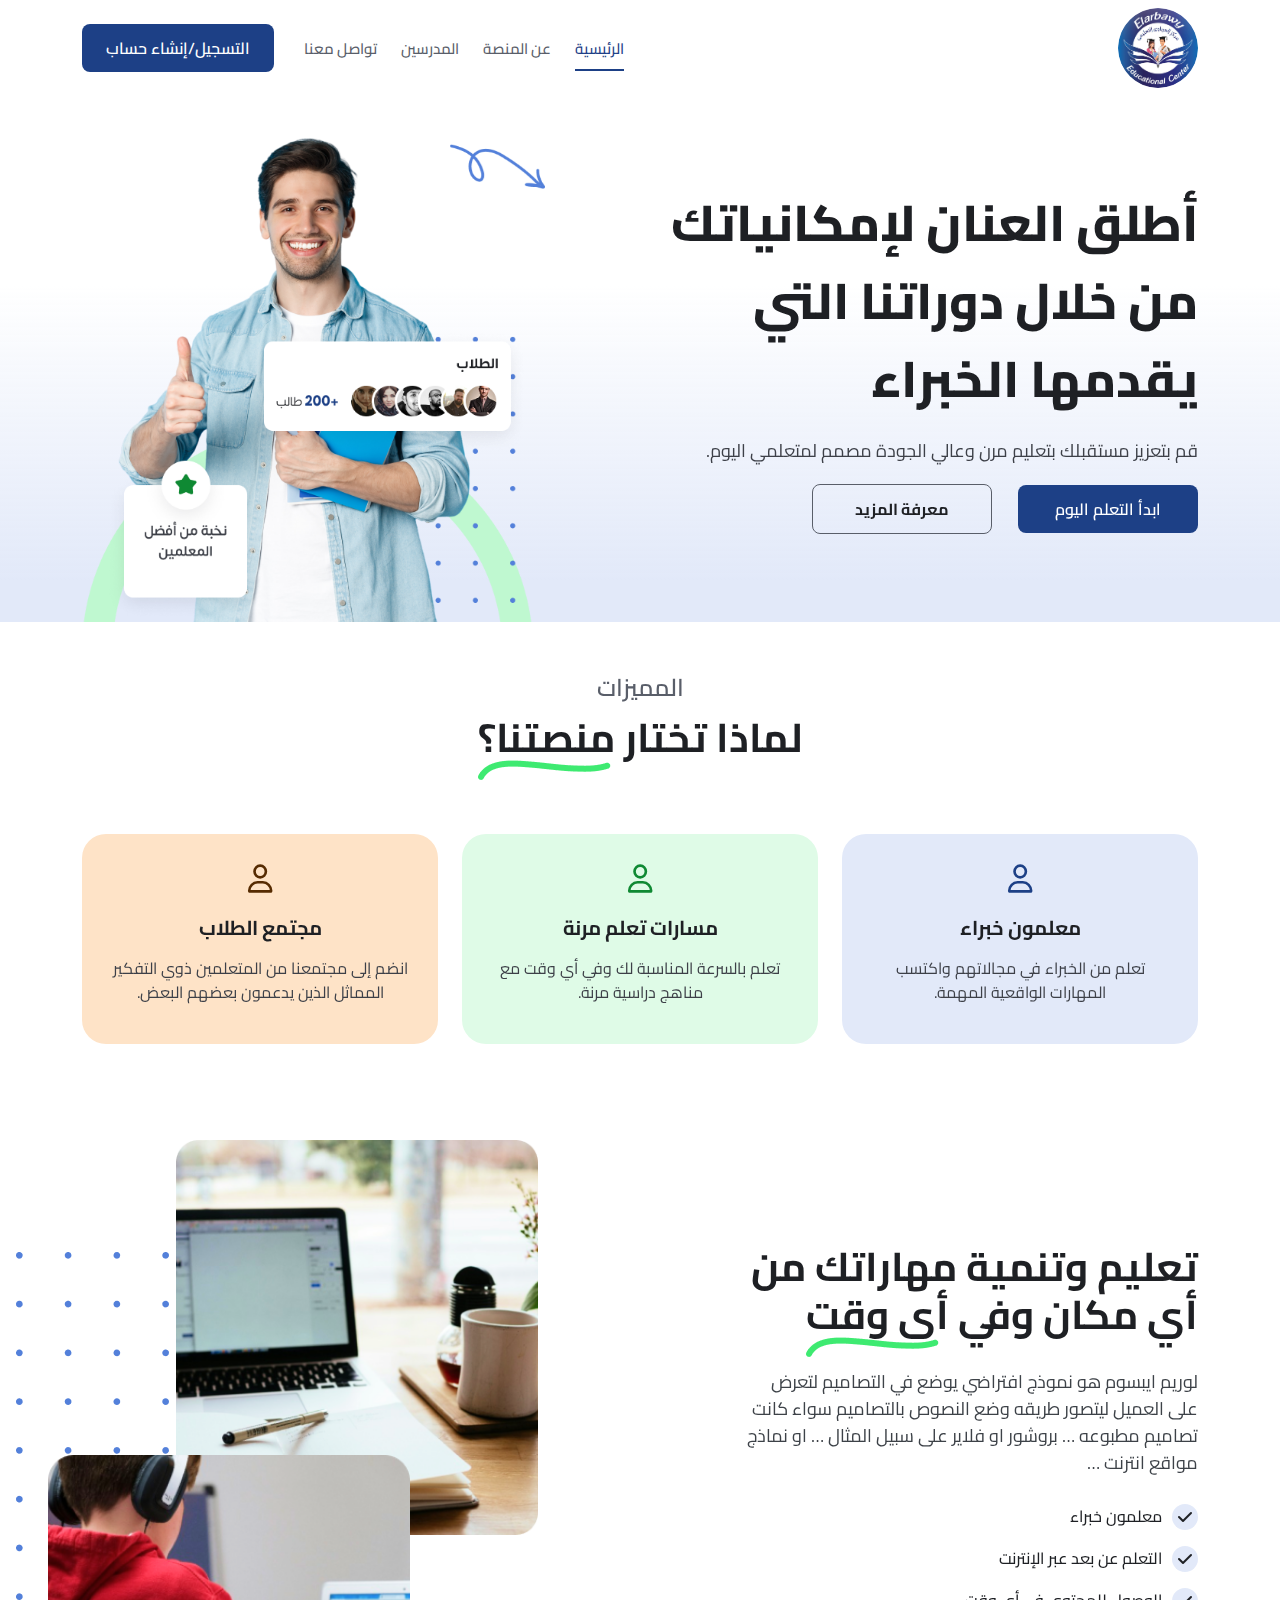
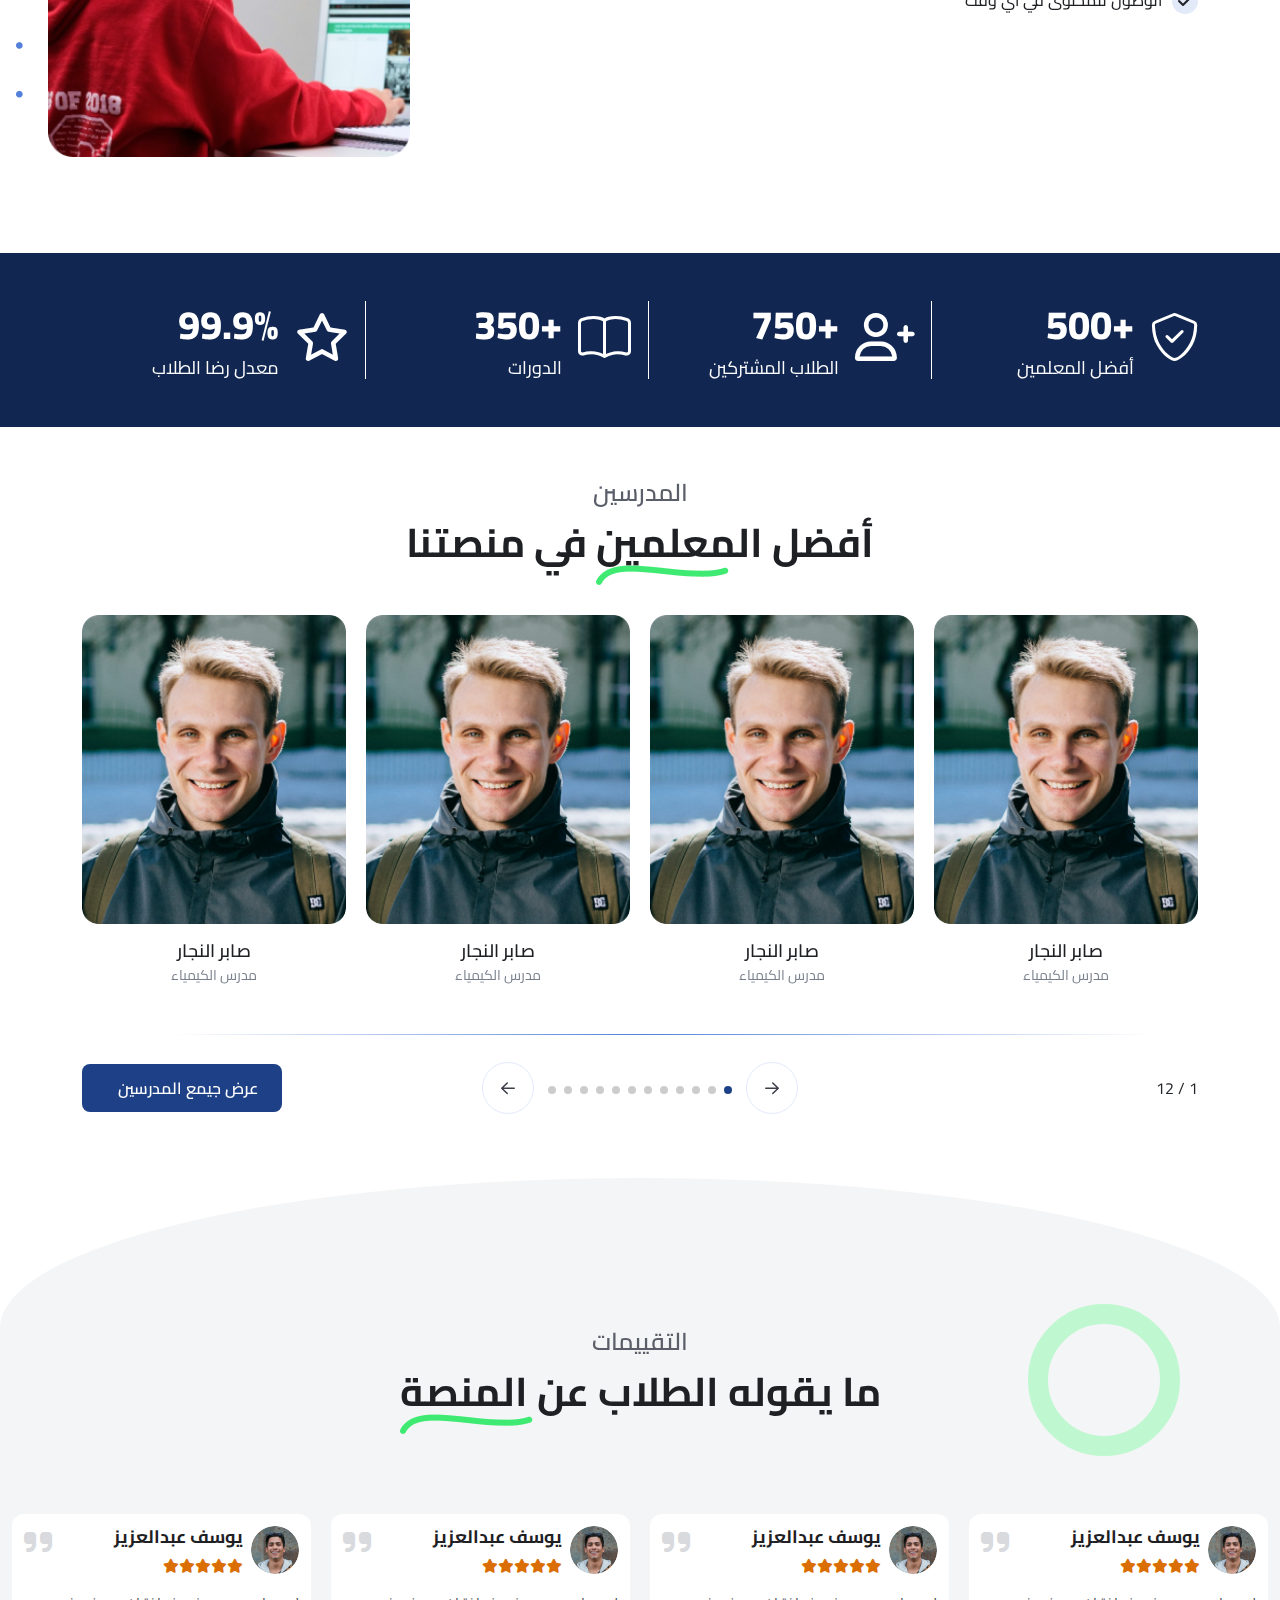
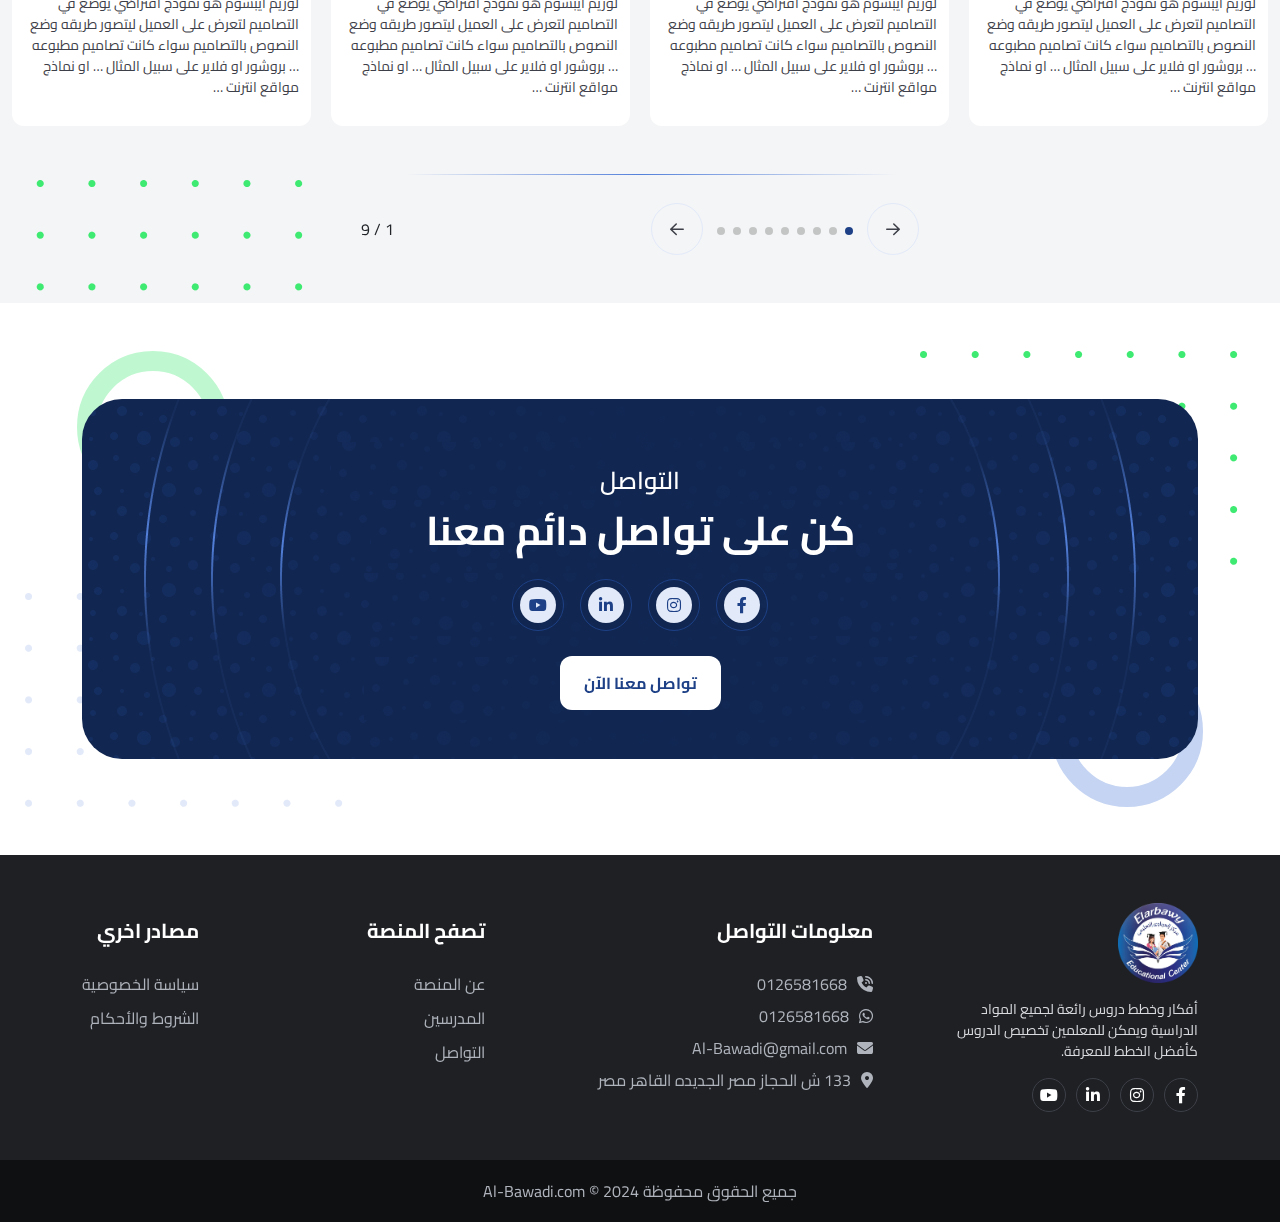
<file: index.html>
<!DOCTYPE html>
<html lang="en">
  <head>
    <meta
      name="description"
      content="I'm mohamed salem a web designer and web development
          and frontend development
          and React development
          - We create the websites you want according to your taste and choice in proportion to your idea with a professional design and high quality
          - We offer you to write your website content professionally
          - Your websites will be created in a (responsive) format on screens of different sizes
          - You have completed many projects 100%"
    />

    <meta
      name="keywords"
      content="
    web,
    web design,
    web development,
    web developer,
    frontend developer,
    backend developer,
"
    />

    <meta name="author" content="Mohamed Salem" />

    <meta http-equiv="content-Type" content="text/html;charset=UTF-8" />

    <meta name="viewport" content="width=device-width, initial-scale=1.0" />

    <title>مركز العرباوي التعليمي</title>


    <link rel="icon" href="assets/images/Logo-Arabawy.png" type="" />

    <meta name="apple-mobile-web-app-status-bar-style" content="default" />

    <link rel="stylesheet" href="assets/css/bootstrap.rtl.min.css" />

    <link rel="stylesheet" href="assets/css/all.min.css" />
    <link rel="stylesheet" href="assets/css/swiper-bundle.min.css" />
    <link rel="stylesheet" href="assets/css/rtl.css" />
    <style>
      :root {
        --main-color: #1d4086;
        --bg-color: #fff;
      }
    </style>
    <!-- ================================================================================================================= -->
  </head>

  <body>
    <!-- ================================================================================================================= -->
    <!-- navbar -->
    <nav>
      <div class="box-navbar">
        <div class="container">
          <div class="box-kol-navbar">
            <a class="logo-navbar" href="index.html">
              <img src="assets/images/Logo-Arabawy.png" alt="logo" />
            </a>
            <button
              class="btn btn-navbar-toggler"
              type="button"
              aria-controls="navbarSupportedContent"
              aria-label="Toggle navigation"
            >
              <i class="fa-solid fa-bars"></i>
            </button>
            <diav class="box-navbar-nav ms-auto">
              <div>
                <div class="box-close-nav-Logo">
                  <a class="logo-navbar" href="index.html">
                    <img src="assets/images/Logo-Arabawy.png" alt="logo" />
                  </a>
                  <button class="btn btn-close-nav">
                    <i class="fa-solid fa-xmark"></i>
                  </button>
                </div>
                <ul class="box-item-nav">
                  <li class="item-nav">
                    <a
                      class="item-nav-link active"
                      aria-current="page Home"
                      href="index.html"
                      >الرئيسية</a
                    >
                  </li>
                  <li class="item-nav">
                    <a
                      class="item-nav-link"
                      aria-current="page About"
                      href="About-Platform.html"
                      >عن المنصة</a
                    >
                  </li>
                  <li class="item-nav">
                    <a
                      class="item-nav-link"
                      aria-current="page Education"
                      href="Teachers.html"
                      >المدرسين</a
                    >
                  </li>
                  <!-- <li class="item-nav">
                    <a class="item-nav-link" href="">التقييمات</a>
                  </li> -->
                  <li class="item-nav">
                    <a class="item-nav-link" href="Contact-Us.html"
                      >تواصل معنا</a
                    >
                  </li>
                </ul>
              </div>
              <a href="" class="link-main">التسجيل/إنشاء حساب</a>
            </diav>
          </div>
        </div>
        <!-- <div class="box-layer-screen"></div> -->
      </div>
    </nav>
    <!-- ================================================================================================================= -->
    <!-- navbar mobile -->


    <nav>
      <div class="box-nav-mobile">
        <a class="active" href="index.html"><i class="fa-regular fa-house"></i></a>
        <a class="" href="About-Platform.html"><i class="fa-regular fa-school"></i></a>
        <a class="" href="Teachers.html"><i class="fa-solid fa-chalkboard-user"></i></a>
        <a class="" href="Contact-Us.html"
          >
          <i class="fa-light fa-user-headset"></i>
        </a>
      </div>
    </nav>
    <!-- ================================================================================================================= -->
    <header>
      <div class="box-header">
        <div class="container">
          <div class="row align-items-center">
            <div
              class="col-xxl-7 col-xl-7 col-lg-7 col-md-12 col-sm-12 order-lg-0 order-1"
            >
              <div class="box-text-header">
                <h1>مركز العرباوي التعليمي</h1>

                <h2>
                  أطلق العنان لإمكانياتك
                  <br />
                  من خلال دوراتنا التي
                  <br />

                  يقدمها الخبراء
                </h2>
                <p>
                  قم بتعزيز مستقبلك بتعليم مرن وعالي الجودة مصمم لمتعلمي اليوم.
                </p>
                <div class="box-Links-header">
                  <a class="link-main w-link-main" href="">ابدأ التعلم اليوم</a>
                  <a href="" class="link-Learn-more">معرفة المزيد</a>
                </div>
              </div>
            </div>
            <div
              class="col-xxl-5 col-xl-5 col-lg-5 col-md-12 col-sm-12 position-relative"
            >
              <div class="box-img-header">
                <img
                  class="d-block students"
                  src="assets/images/students.png"
                  alt="students"
                />
                <img
                  class="img-best-teachers"
                  src="assets/images/best-teachers.png"
                  alt=""
                />
                <img
                  class="img-Students-200"
                  src="assets/images/Students-200.png"
                  alt=""
                />
                <img
                  class="Group-5-hader"
                  src="assets/images/Group-5.png"
                  alt=""
                />
                <img
                  class="img-Vector"
                  src="assets/images/Vector 37.png"
                  alt=""
                />
                <div class="box-border-header"></div>
              </div>
            </div>
          </div>
        </div>
      </div>
    </header>
    <!-- ================================================================================================================= -->
    <section>
      <div class="container my-5">
        <div class="box-titel text-center">
          <span class="text-sub-titel">المميزات</span>
          <h2>لماذا تختار <span class="Vector-Lien"> منصتنا؟</span></h2>
        </div>
        <div class="row mt-lg-5 mt-3 g-4 justify-content-center">
          <div class="col-xxl-4 col-xl-4 col-lg-6 col-md-6 col-sm-12">
            <div class="box-Expert-teachers item-box-Features">
              <span><i class="fa-regular fa-user"></i></span>
              <h3>معلمون خبراء</h3>
              <p>
                تعلم من الخبراء في مجالاتهم واكتسب المهارات الواقعية المهمة.
              </p>
            </div>
          </div>
          <div class="col-xxl-4 col-xl-4 col-lg-6 col-md-6 col-sm-12">
            <div class="box-Flexible-learning-paths item-box-Features">
              <span><i class="fa-regular fa-user"></i></span>
              <h3>مسارات تعلم مرنة</h3>
              <p>تعلم بالسرعة المناسبة لك وفي أي وقت مع مناهج دراسية مرنة.</p>
            </div>
          </div>
          <div class="col-xxl-4 col-xl-4 col-lg-6 col-md-6 col-sm-12">
            <div class="box-Student-community item-box-Features">
              <span><i class="fa-regular fa-user"></i></span>
              <h3>مجتمع الطلاب</h3>
              <p>
                انضم إلى مجتمعنا من المتعلمين ذوي التفكير المماثل الذين يدعمون
                بعضهم البعض.
              </p>
            </div>
          </div>
        </div>
      </div>
    </section>
    <!-- ================================================================================================================= -->
    <section>
      <div class="container my-5 py-lg-5">
        <div class="row gx-3 align-items-center">
          <div class="col-xxl-5 col-xl-5 col-lg-6 col-md-6 col-sm-12">
            <div class="box-text-About-platform">
              <div class="box-titel">
                <h2>
                  تعليم وتنمية مهاراتك من أي مكان وفي
                  <span class="Vector-Lien">أي وقت</span>
                </h2>
              </div>
              <p>
                لوريم ايبسوم هو نموذج افتراضي يوضع في التصاميم لتعرض على العميل
                ليتصور طريقه وضع النصوص بالتصاميم سواء كانت تصاميم مطبوعه …
                بروشور او فلاير على سبيل المثال … او نماذج مواقع انترنت …
              </p>
              <ul>
                <li>معلمون خبراء</li>
                <li>التعلم عن بعد عبر الإنترنت</li>
                <li>الوصول للمحتوى في أي وقت</li>
              </ul>
            </div>
          </div>
          <div
            class="col-xxl-4 col-xl-4 col-lg-4 col-md-6 col-sm-6 col-10 offset-lg-2"
          >
            <div class="box-image-About-platform">
              <img
                class="w-100 d-block Rectangle-1"
                src="assets/images/Rectangle-1.png"
                alt="About-platform"
              />
              <img
                class="Rectangle-2 w-100"
                src="assets/images/Rectangle-2.png"
                alt="About-platform"
              />
              <img class="Group-5" src="assets/images/Group-5.png" alt="" />
            </div>
          </div>
        </div>
      </div>
    </section>

    <!-- ================================================================================================================= -->

    <section>
      <div class="box-Opinions">
        <div class="container my-5 py-5">
          <div class="row g-3 align-items-center justify-content-center">
            <div class="col-xxl-3 col-xl-3 col-lg-4 col-md-6 col-sm-6 col-6">
              <div class="box-item-Opinions item-border">
                <span>
                  <i class="fa-light fa-shield-check"></i>
                </span>
                <div>
                  <h3>+500</h3>
                  <h2>أفضل المعلمين</h2>
                </div>
              </div>
            </div>
            <div class="col-xxl-3 col-xl-3 col-lg-4 col-md-6 col-sm-6 col-6">
              <div class="box-item-Opinions item-border">
                <span>
                  <i class="fa-regular fa-user-plus"></i>
                </span>
                <div>
                  <h3>+750</h3>
                  <h2>الطلاب المشتركين</h2>
                </div>
              </div>
            </div>
            <div class="col-xxl-3 col-xl-3 col-lg-4 col-md-6 col-sm-6 col-6">
              <div class="box-item-Opinions item-border">
                <span>
                  <i class="fa-light fa-book-open"></i>
                </span>
                <div>
                  <h3>+350</h3>
                  <h2>الدورات</h2>
                </div>
              </div>
            </div>
            <div class="col-xxl-3 col-xl-3 col-lg-4 col-md-6 col-sm-6 col-6">
              <div class="box-item-Opinions item-border border-last-child">
                <span>
                  <i class="fa-regular fa-star"></i>
                </span>
                <div>
                  <h3>99.9%</h3>
                  <h2>معدل رضا الطلاب</h2>
                </div>
              </div>
            </div>
          </div>
        </div>
      </div>
    </section>
    <!-- ================================================================================================================= -->

    <!-- ================================================================================================================= -->

    <section>
      <div>
        <div class="container my-5">
          <div class="box-titel text-center">
            <span class="text-sub-titel">المدرسين</span>
            <h2>أفضل <span class="Vector-Lien">المعلمين</span> في منصتنا</h2>
          </div>
          <div class="box-slider-Teachers">
            <div class="swiper mySwiper swiper-Teachers">
              <div class="swiper-wrapper">
                <div class="swiper-slide">
                  <a href="Teachers-Details.html" class="item-Teachers">
                    <div class="item-img-Teachers">
                      <img
                        class="w-100 d-block"
                        src="assets/images/test/Teachers-1.png"
                        alt=""
                      />
                    </div>
                    <div>
                      <h3>صابر النجار</h3>
                      <span>مدرس الكيمياء</span>
                    </div>
                  </a>
                </div>
                <div class="swiper-slide">
                  <a href="Teachers-Details.html" class="item-Teachers">
                    <div class="item-img-Teachers">
                      <img
                        class="w-100 d-block"
                        src="assets/images/test/Teachers-1.png"
                        alt=""
                      />
                    </div>
                    <div>
                      <h3>صابر النجار</h3>
                      <span>مدرس الكيمياء</span>
                    </div>
                  </a>
                </div>
                <div class="swiper-slide">
                  <a href="Teachers-Details.html" class="item-Teachers">
                    <div class="item-img-Teachers">
                      <img
                        class="w-100 d-block"
                        src="assets/images/test/Teachers-1.png"
                        alt=""
                      />
                    </div>
                    <div>
                      <h3>صابر النجار</h3>
                      <span>مدرس الكيمياء</span>
                    </div>
                  </a>
                </div>
                <div class="swiper-slide">
                  <a href="Teachers-Details.html" class="item-Teachers">
                    <div class="item-img-Teachers">
                      <img
                        class="w-100 d-block"
                        src="assets/images/test/Teachers-1.png"
                        alt=""
                      />
                    </div>
                    <div>
                      <h3>صابر النجار</h3>
                      <span>مدرس الكيمياء</span>
                    </div>
                  </a>
                </div>
                <div class="swiper-slide">
                  <a href="Teachers-Details.html" class="item-Teachers">
                    <div class="item-img-Teachers">
                      <img
                        class="w-100 d-block"
                        src="assets/images/test/Teachers-1.png"
                        alt=""
                      />
                    </div>
                    <div>
                      <h3>صابر النجار</h3>
                      <span>مدرس الكيمياء</span>
                    </div>
                  </a>
                </div>
                <div class="swiper-slide">
                  <a href="Teachers-Details.html" class="item-Teachers">
                    <div class="item-img-Teachers">
                      <img
                        class="w-100 d-block"
                        src="assets/images/test/Teachers-1.png"
                        alt=""
                      />
                    </div>
                    <div>
                      <h3>صابر النجار</h3>
                      <span>مدرس الكيمياء</span>
                    </div>
                  </a>
                </div>
                <div class="swiper-slide">
                  <a href="Teachers-Details.html" class="item-Teachers">
                    <div class="item-img-Teachers">
                      <img
                        class="w-100 d-block"
                        src="assets/images/test/Teachers-1.png"
                        alt=""
                      />
                    </div>
                    <div>
                      <h3>صابر النجار</h3>
                      <span>مدرس الكيمياء</span>
                    </div>
                  </a>
                </div>
                <div class="swiper-slide">
                  <a href="Teachers-Details.html" class="item-Teachers">
                    <div class="item-img-Teachers">
                      <img
                        class="w-100 d-block"
                        src="assets/images/test/Teachers-1.png"
                        alt=""
                      />
                    </div>
                    <div>
                      <h3>صابر النجار</h3>
                      <span>مدرس الكيمياء</span>
                    </div>
                  </a>
                </div>
                <div class="swiper-slide">
                  <a href="Teachers-Details.html" class="item-Teachers">
                    <div class="item-img-Teachers">
                      <img
                        class="w-100 d-block"
                        src="assets/images/test/Teachers-1.png"
                        alt=""
                      />
                    </div>
                    <div>
                      <h3>صابر النجار</h3>
                      <span>مدرس الكيمياء</span>
                    </div>
                  </a>
                </div>
                <div class="swiper-slide">
                  <a href="Teachers-Details.html" class="item-Teachers">
                    <div class="item-img-Teachers">
                      <img
                        class="w-100 d-block"
                        src="assets/images/test/Teachers-1.png"
                        alt=""
                      />
                    </div>
                    <div>
                      <h3>صابر النجار</h3>
                      <span>مدرس الكيمياء</span>
                    </div>
                  </a>
                </div>
                <div class="swiper-slide">
                  <a href="Teachers-Details.html" class="item-Teachers">
                    <div class="item-img-Teachers">
                      <img
                        class="w-100 d-block"
                        src="assets/images/test/Teachers-1.png"
                        alt=""
                      />
                    </div>
                    <div>
                      <h3>صابر النجار</h3>
                      <span>مدرس الكيمياء</span>
                    </div>
                  </a>
                </div>
                <div class="swiper-slide">
                  <a href="Teachers-Details.html" class="item-Teachers">
                    <div class="item-img-Teachers">
                      <img
                        class="w-100 d-block"
                        src="assets/images/test/Teachers-1.png"
                        alt=""
                      />
                    </div>
                    <div>
                      <h3>صابر النجار</h3>
                      <span>مدرس الكيمياء</span>
                    </div>
                  </a>
                </div>
              </div>
              <div class="box-slider-pagination-arrow-fraction">
                <div class="swiper-pagination-2"></div>
                <div class="box-slider-pagination-arrow">
                  <div class="swiper-button-prev"></div>
                  <div class="swiper-pagination"></div>
                  <div class="swiper-button-next"></div>
                </div>
                <a href="Teachers.html" class="link-main w-link-main-200 d-lg-flex d-none"
                  >عرض جيمع المدرسين</a
                >
              </div>
            </div>
            <a
              href=""
              class="link-main w-link-main-200 mt-4 m-auto d-lg-none d-flex justify-content-center"
              >عرض جيمع المدرسين</a
            >
          </div>
        </div>
      </div>
    </section>

    <!-- ================================================================================================================= -->

    <section class="position-relative">
      <section class="curved"></section>

      <div class="box-Ratings py-3">
        <div class="container-fluid position-relative">
          <div class="box-titel text-center box-titel-Ratings">
            <span class="text-sub-titel">التقييمات</span>
            <h2>ما يقوله الطلاب <span class="Vector-Lien">عن المنصة</span></h2>
          </div>
          <div class="box-boders"></div>
          <div class="box-slider-Ratings">
            <div class="swiper mySwiper swiper-Ratings">
              <div class="swiper-wrapper">
                <div class="swiper-slide">
                  <div class="item-box-Ratings">
                    <div class="d-flex justify-content-between">
                      <div class="d-flex gap-2">
                        <div class="box-avatar-Ratings">
                          <img src="assets/images/test/avatar.png" alt="" />
                        </div>
                        <div>
                          <h3>يوسف عبدالعزيز</h3>
                          <ul>
                            <li><i class="fa-solid fa-star"></i></li>
                            <li><i class="fa-solid fa-star"></i></li>
                            <li><i class="fa-solid fa-star"></i></li>
                            <li><i class="fa-solid fa-star"></i></li>
                            <li><i class="fa-solid fa-star"></i></li>
                          </ul>
                        </div>
                      </div>
                      <span class="icon-quote">
                        <i class="fa-solid fa-quote-right"></i>
                      </span>
                    </div>
                    <p>
                      لوريم ايبسوم هو نموذج افتراضي يوضع في التصاميم لتعرض على
                      العميل ليتصور طريقه وضع النصوص بالتصاميم سواء كانت تصاميم
                      مطبوعه … بروشور او فلاير على سبيل المثال … او نماذج مواقع
                      انترنت …
                    </p>
                  </div>
                </div>
                <div class="swiper-slide">
                  <div class="item-box-Ratings">
                    <div class="d-flex justify-content-between">
                      <div class="d-flex gap-2">
                        <div class="box-avatar-Ratings">
                          <img src="assets/images/test/avatar.png" alt="" />
                        </div>
                        <div>
                          <h3>يوسف عبدالعزيز</h3>
                          <ul>
                            <li><i class="fa-solid fa-star"></i></li>
                            <li><i class="fa-solid fa-star"></i></li>
                            <li><i class="fa-solid fa-star"></i></li>
                            <li><i class="fa-solid fa-star"></i></li>
                            <li><i class="fa-solid fa-star"></i></li>
                          </ul>
                        </div>
                      </div>
                      <span class="icon-quote">
                        <i class="fa-solid fa-quote-right"></i>
                      </span>
                    </div>
                    <p>
                      لوريم ايبسوم هو نموذج افتراضي يوضع في التصاميم لتعرض على
                      العميل ليتصور طريقه وضع النصوص بالتصاميم سواء كانت تصاميم
                      مطبوعه … بروشور او فلاير على سبيل المثال … او نماذج مواقع
                      انترنت …
                    </p>
                  </div>
                </div>
                <div class="swiper-slide">
                  <div class="item-box-Ratings">
                    <div class="d-flex justify-content-between">
                      <div class="d-flex gap-2">
                        <div class="box-avatar-Ratings">
                          <img src="assets/images/test/avatar.png" alt="" />
                        </div>
                        <div>
                          <h3>يوسف عبدالعزيز</h3>
                          <ul>
                            <li><i class="fa-solid fa-star"></i></li>
                            <li><i class="fa-solid fa-star"></i></li>
                            <li><i class="fa-solid fa-star"></i></li>
                            <li><i class="fa-solid fa-star"></i></li>
                            <li><i class="fa-solid fa-star"></i></li>
                          </ul>
                        </div>
                      </div>
                      <span class="icon-quote">
                        <i class="fa-solid fa-quote-right"></i>
                      </span>
                    </div>
                    <p>
                      لوريم ايبسوم هو نموذج افتراضي يوضع في التصاميم لتعرض على
                      العميل ليتصور طريقه وضع النصوص بالتصاميم سواء كانت تصاميم
                      مطبوعه … بروشور او فلاير على سبيل المثال … او نماذج مواقع
                      انترنت …
                    </p>
                  </div>
                </div>
                <div class="swiper-slide">
                  <div class="item-box-Ratings">
                    <div class="d-flex justify-content-between">
                      <div class="d-flex gap-2">
                        <div class="box-avatar-Ratings">
                          <img src="assets/images/test/avatar.png" alt="" />
                        </div>
                        <div>
                          <h3>يوسف عبدالعزيز</h3>
                          <ul>
                            <li><i class="fa-solid fa-star"></i></li>
                            <li><i class="fa-solid fa-star"></i></li>
                            <li><i class="fa-solid fa-star"></i></li>
                            <li><i class="fa-solid fa-star"></i></li>
                            <li><i class="fa-solid fa-star"></i></li>
                          </ul>
                        </div>
                      </div>
                      <span class="icon-quote">
                        <i class="fa-solid fa-quote-right"></i>
                      </span>
                    </div>
                    <p>
                      لوريم ايبسوم هو نموذج افتراضي يوضع في التصاميم لتعرض على
                      العميل ليتصور طريقه وضع النصوص بالتصاميم سواء كانت تصاميم
                      مطبوعه … بروشور او فلاير على سبيل المثال … او نماذج مواقع
                      انترنت …
                    </p>
                  </div>
                </div>
                <div class="swiper-slide">
                  <div class="item-box-Ratings">
                    <div class="d-flex justify-content-between">
                      <div class="d-flex gap-2">
                        <div class="box-avatar-Ratings">
                          <img src="assets/images/test/avatar.png" alt="" />
                        </div>
                        <div>
                          <h3>يوسف عبدالعزيز</h3>
                          <ul>
                            <li><i class="fa-solid fa-star"></i></li>
                            <li><i class="fa-solid fa-star"></i></li>
                            <li><i class="fa-solid fa-star"></i></li>
                            <li><i class="fa-solid fa-star"></i></li>
                            <li><i class="fa-solid fa-star"></i></li>
                          </ul>
                        </div>
                      </div>
                      <span class="icon-quote">
                        <i class="fa-solid fa-quote-right"></i>
                      </span>
                    </div>
                    <p>
                      لوريم ايبسوم هو نموذج افتراضي يوضع في التصاميم لتعرض على
                      العميل ليتصور طريقه وضع النصوص بالتصاميم سواء كانت تصاميم
                      مطبوعه … بروشور او فلاير على سبيل المثال … او نماذج مواقع
                      انترنت …
                    </p>
                  </div>
                </div>
                <div class="swiper-slide">
                  <div class="item-box-Ratings">
                    <div class="d-flex justify-content-between">
                      <div class="d-flex gap-2">
                        <div class="box-avatar-Ratings">
                          <img src="assets/images/test/avatar.png" alt="" />
                        </div>
                        <div>
                          <h3>يوسف عبدالعزيز</h3>
                          <ul>
                            <li><i class="fa-solid fa-star"></i></li>
                            <li><i class="fa-solid fa-star"></i></li>
                            <li><i class="fa-solid fa-star"></i></li>
                            <li><i class="fa-solid fa-star"></i></li>
                            <li><i class="fa-solid fa-star"></i></li>
                          </ul>
                        </div>
                      </div>
                      <span class="icon-quote">
                        <i class="fa-solid fa-quote-right"></i>
                      </span>
                    </div>
                    <p>
                      لوريم ايبسوم هو نموذج افتراضي يوضع في التصاميم لتعرض على
                      العميل ليتصور طريقه وضع النصوص بالتصاميم سواء كانت تصاميم
                      مطبوعه … بروشور او فلاير على سبيل المثال … او نماذج مواقع
                      انترنت …
                    </p>
                  </div>
                </div>
                <div class="swiper-slide">
                  <div class="item-box-Ratings">
                    <div class="d-flex justify-content-between">
                      <div class="d-flex gap-2">
                        <div class="box-avatar-Ratings">
                          <img src="assets/images/test/avatar.png" alt="" />
                        </div>
                        <div>
                          <h3>يوسف عبدالعزيز</h3>
                          <ul>
                            <li><i class="fa-solid fa-star"></i></li>
                            <li><i class="fa-solid fa-star"></i></li>
                            <li><i class="fa-solid fa-star"></i></li>
                            <li><i class="fa-solid fa-star"></i></li>
                            <li><i class="fa-solid fa-star"></i></li>
                          </ul>
                        </div>
                      </div>
                      <span class="icon-quote">
                        <i class="fa-solid fa-quote-right"></i>
                      </span>
                    </div>
                    <p>
                      لوريم ايبسوم هو نموذج افتراضي يوضع في التصاميم لتعرض على
                      العميل ليتصور طريقه وضع النصوص بالتصاميم سواء كانت تصاميم
                      مطبوعه … بروشور او فلاير على سبيل المثال … او نماذج مواقع
                      انترنت …
                    </p>
                  </div>
                </div>
                <div class="swiper-slide">
                  <div class="item-box-Ratings">
                    <div class="d-flex justify-content-between">
                      <div class="d-flex gap-2">
                        <div class="box-avatar-Ratings">
                          <img src="assets/images/test/avatar.png" alt="" />
                        </div>
                        <div>
                          <h3>يوسف عبدالعزيز</h3>
                          <ul>
                            <li><i class="fa-solid fa-star"></i></li>
                            <li><i class="fa-solid fa-star"></i></li>
                            <li><i class="fa-solid fa-star"></i></li>
                            <li><i class="fa-solid fa-star"></i></li>
                            <li><i class="fa-solid fa-star"></i></li>
                          </ul>
                        </div>
                      </div>
                      <span class="icon-quote">
                        <i class="fa-solid fa-quote-right"></i>
                      </span>
                    </div>
                    <p>
                      لوريم ايبسوم هو نموذج افتراضي يوضع في التصاميم لتعرض على
                      العميل ليتصور طريقه وضع النصوص بالتصاميم سواء كانت تصاميم
                      مطبوعه … بروشور او فلاير على سبيل المثال … او نماذج مواقع
                      انترنت …
                    </p>
                  </div>
                </div>
                <div class="swiper-slide">
                  <div class="item-box-Ratings">
                    <div class="d-flex justify-content-between">
                      <div class="d-flex gap-2">
                        <div class="box-avatar-Ratings">
                          <img src="assets/images/test/avatar.png" alt="" />
                        </div>
                        <div>
                          <h3>يوسف عبدالعزيز</h3>
                          <ul>
                            <li><i class="fa-solid fa-star"></i></li>
                            <li><i class="fa-solid fa-star"></i></li>
                            <li><i class="fa-solid fa-star"></i></li>
                            <li><i class="fa-solid fa-star"></i></li>
                            <li><i class="fa-solid fa-star"></i></li>
                          </ul>
                        </div>
                      </div>
                      <span class="icon-quote">
                        <i class="fa-solid fa-quote-right"></i>
                      </span>
                    </div>
                    <p>
                      لوريم ايبسوم هو نموذج افتراضي يوضع في التصاميم لتعرض على
                      العميل ليتصور طريقه وضع النصوص بالتصاميم سواء كانت تصاميم
                      مطبوعه … بروشور او فلاير على سبيل المثال … او نماذج مواقع
                      انترنت …
                    </p>
                  </div>
                </div>
              </div>
              <div class="container">
                <div class="box-slider-pagination-arrow-Ratings">
                  <div class="box-slider-pagination-arrow">
                    <div class="swiper-button-prev"></div>
                    <div class="swiper-pagination-11"></div>
                    <div class="swiper-button-next"></div>
                  </div>
                  <div class="swiper-pagination-22"></div>
                </div>
              </div>
            </div>
          </div>
        </div>
        <div>
          <img
            class="img-Group-6-Ratings"
            src="assets/images/Group-6.png"
            alt=""
          />
        </div>
      </div>
    </section>

    <!-- ================================================================================================================= -->
    <section>
      <div class="container-fluid position-relative">
        <div class="container py-5 my-5">
          <div class="box-Contact">
            <div class="box-titel text-center box-titel-Contact">
              <span class="text-sub-titel">التواصل</span>
              <h2>كن على تواصل دائم معنا</h2>
            </div>
            <ul class="box-">
              <li>
                <a href="" class="link-Social-media"
                  ><i class="fa-brands fa-facebook-f"></i
                ></a>
              </li>
              <li>
                <a href="" class="link-Social-media">
                  <i class="fa-brands fa-instagram"></i>
                </a>
              </li>
              <li>
                <a href="" class="link-Social-media"
                  ><i class="fa-brands fa-linkedin-in"></i
                ></a>
              </li>
              <li>
                <a href="" class="link-Social-media"
                  ><i class="fa-brands fa-youtube"></i
                ></a>
              </li>
            </ul>
            <div class="text-center mt-5">
              <a href="Contact-Us.html" class="link-Contact-now">تواصل معنا الآن</a>
            </div>
          </div>
        </div>
        <img
          class="img-Contact-Group-6"
          src="assets/images/Group-8.png"
          alt=""
        />
        <img
          class="d-block img-Contact-Group-7"
          src="assets/images/Group-7.png"
          alt=""
        />
        <div class="box-boders-Contact-gre"></div>
        <div class="box-boders-Contact-blu"></div>
      </div>
    </section>

    <!-- ================================================================================================================= -->
    <footer>
      <div class="box-footer">
        <div class="container py-5">
          <div class="row gy-4">
            <div class="col-xxl-3 col-xl-3 col-lg-6 col-md-6 col-sm-12">
              <div class="item-footer">
                <a href="index.html">
                  <img src="assets/images/Logo-Arabawy.png" alt="" />
                </a>
                <p>
                  أفكار وخطط دروس رائعة لجميع المواد الدراسية ويمكن للمعلمين
                  تخصيص الدروس كأفضل الخطط للمعرفة.
                </p>
                <ul class="box-Social-media-footer">
                  <li>
                    <a href=""><i class="fa-brands fa-facebook-f"></i></a>
                  </li>
                  <li>
                    <a href=""><i class="fa-brands fa-instagram"></i></a>
                  </li>
                  <li>
                    <a href=""><i class="fa-brands fa-linkedin-in"></i></a>
                  </li>
                  <li>
                    <a href=""><i class="fa-brands fa-youtube"></i></a>
                  </li>
                </ul>
              </div>
            </div>
            <div
              class="col-xxl-4 col-xl-4 col-lg-6 col-md-6 col-sm-12 d-flex justify-content-xl-center justify-content-start"
            >
              <div class="item-footer">
                <h3>معلومات التواصل</h3>
                <ul class="box-Contact-information">
                  <li>
                    <a href="tel:009660135323338" target="_blank"
                      ><span><i class="fa-solid fa-phone-volume"></i></span
                      >0126581668</a
                    >
                  </li>
                  <li>
                    <a target="_blank" href="https://wa.me/20101234567"
                      ><span><i class="fa-brands fa-whatsapp"></i></span
                      >0126581668</a
                    >
                  </li>
                  <li>
                    <a href="mailto:info@alalamain.sa " target="_blank"
                      ><span><i class="fa-solid fa-envelope"></i></span
                      >Al-Bawadi@gmail.com</a
                    >
                  </li>
                  <li>
                    <a href=""
                      ><span><i class="fa-solid fa-location-dot"></i></span>133
                      ش الحجاز مصر الجديده القاهر مصر
                    </a>
                  </li>
                </ul>
              </div>
            </div>
            <div
              class="col-xxl-2 col-xl-2 col-lg-6 col-md-6 col-sm-12 d-flex justify-content-xl-end justify-content-start"
            >
              <div class="item-footer">
                <h3>تصفح المنصة</h3>
                <ul class="Link-Browse-fireplace">
                  <li><a href="About-Platform.html">عن المنصة</a></li>
                  <li><a href="Teachers.html">المدرسين</a></li>
                  <!-- <li><a href="">التقييمات</a></li> -->
                  <li><a href="Contact-Us.html">التواصل</a></li>
                </ul>
              </div>
            </div>
            <div
              class="ccol-xxl-3 col-xl-3 col-lg-6 col-md-6 col-sm-12 col-6 d-flex justify-content-xl-end justify-content-start"
            >
              <div class="item-footer">
                <h3>مصادر اخري</h3>
                <ul class="Link-Browse-fireplace">
                  <li><a href="">سياسة الخصوصية</a></li>
                  <li><a href="">الشروط والأحكام</a></li>
                </ul>
              </div>
            </div>
          </div>
        </div>
        <div class="box-All-rights-reserved">
          <div class="container">
            <p>جميع الحقوق محفوظة 2024 © Al-Bawadi.com</p>
          </div>
        </div>
      </div>
    </footer>
    <!-- ================================================================================================================= -->

    <script src="assets/js/jquery-3.7.1.min.js"></script>
    <script src="assets/js/bootstrap.bundle.min.js"></script>
    <script src="assets/js/swiper-bundle.min.js"></script>
    <script src="assets/js/main.js"></script>
    <!-- ================================================================================================================= -->
  </body>
</html>
</file>
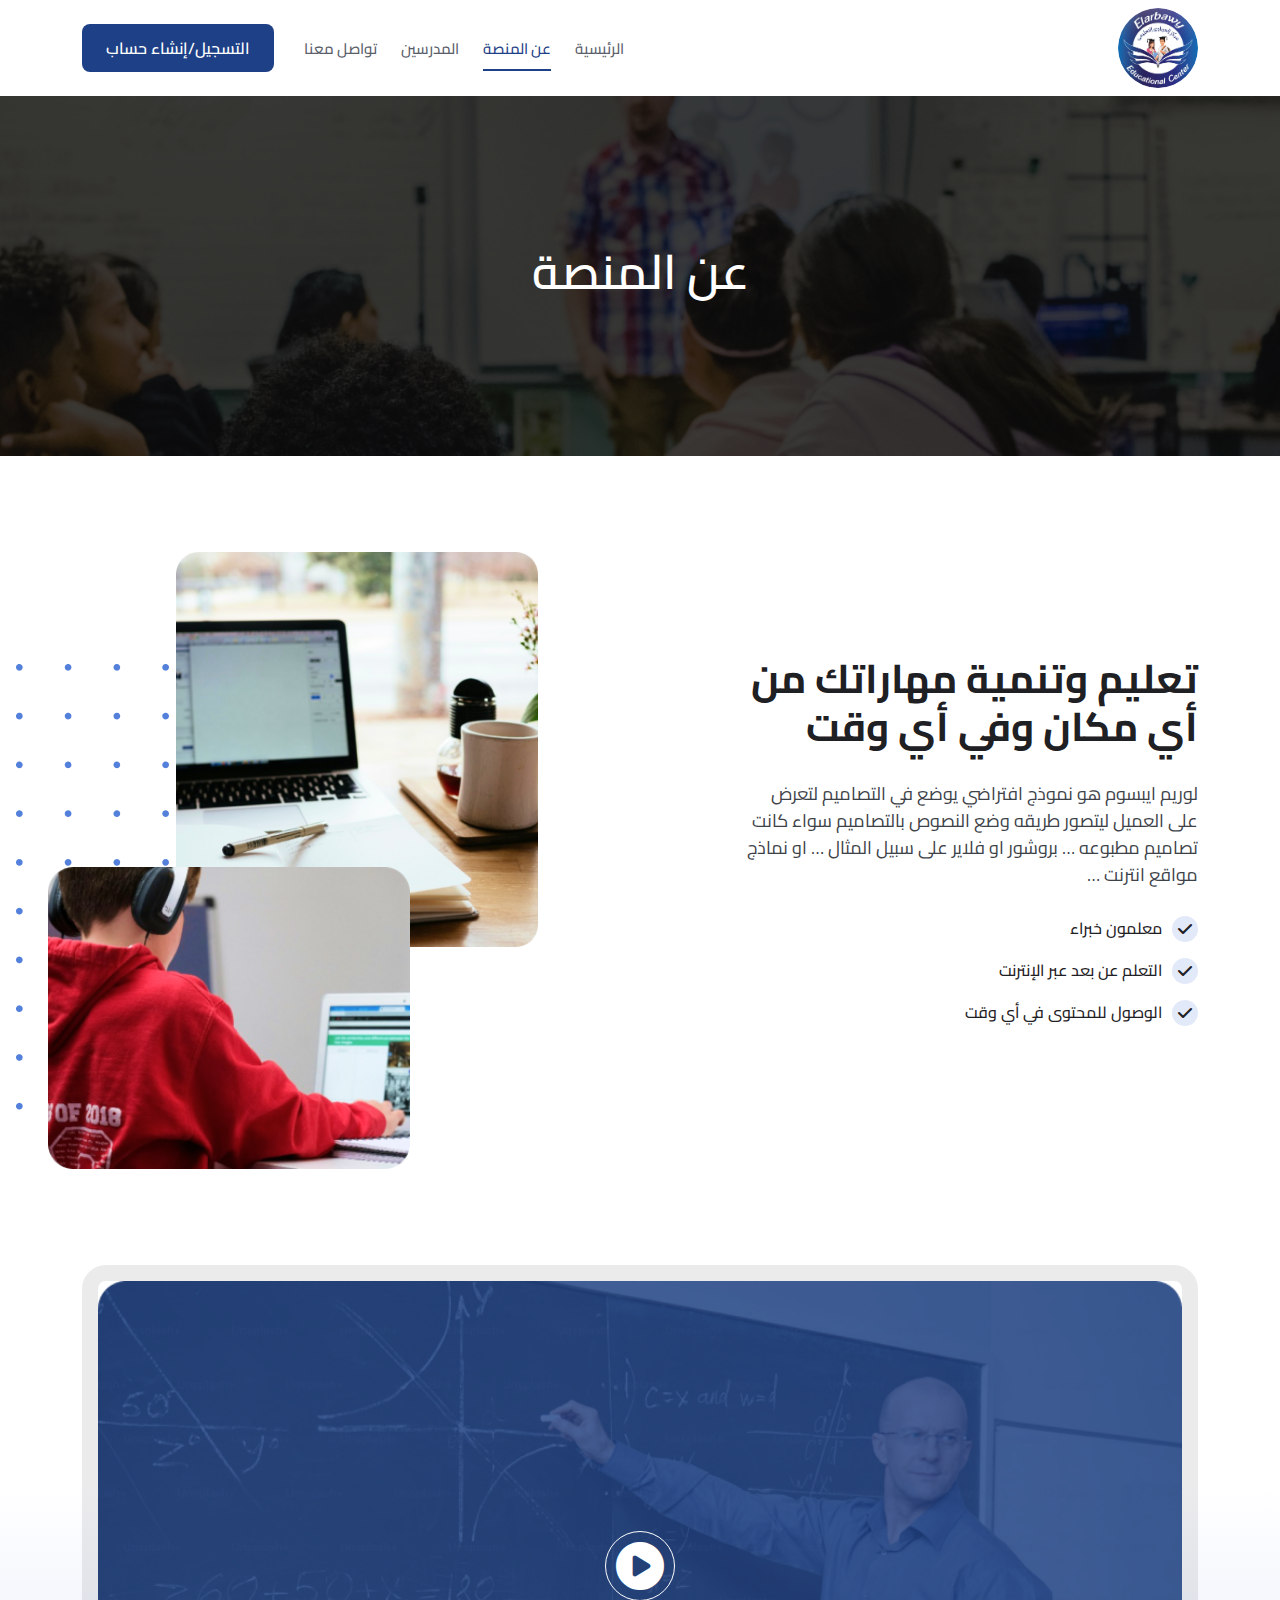
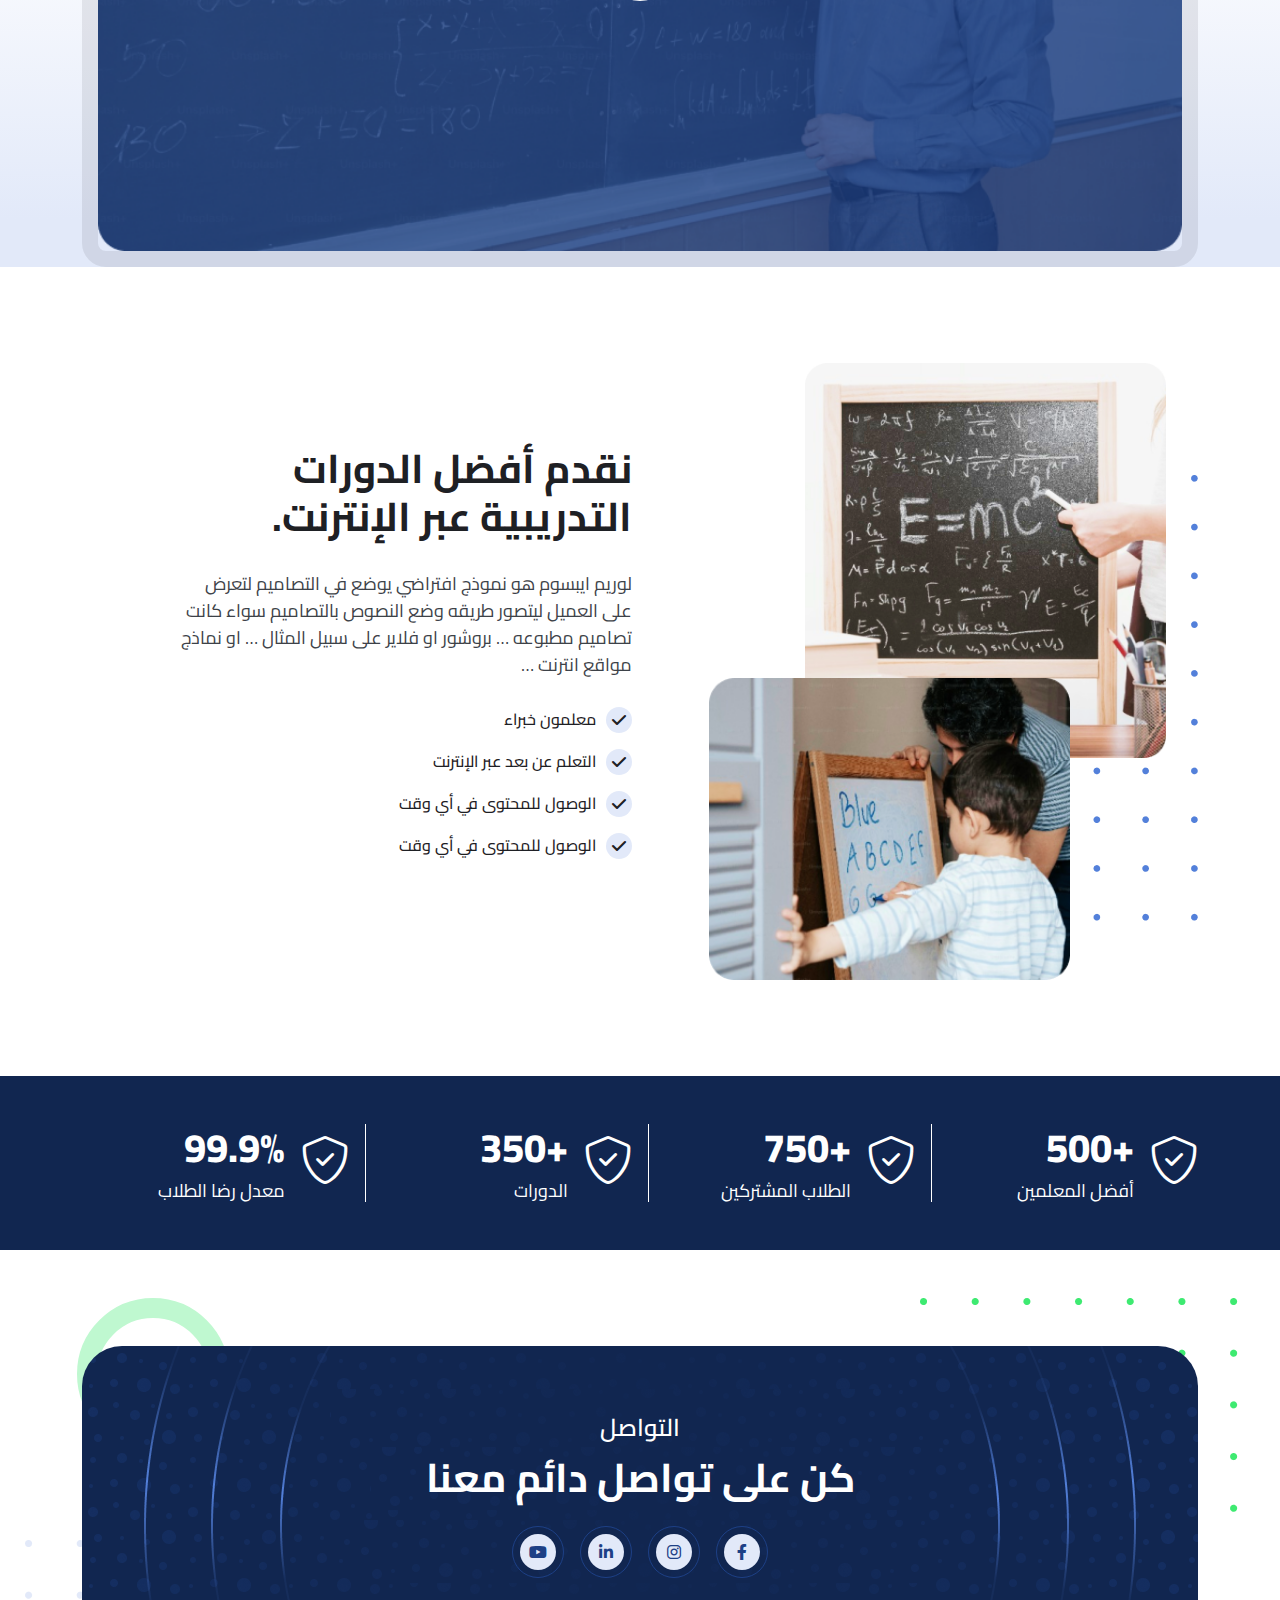
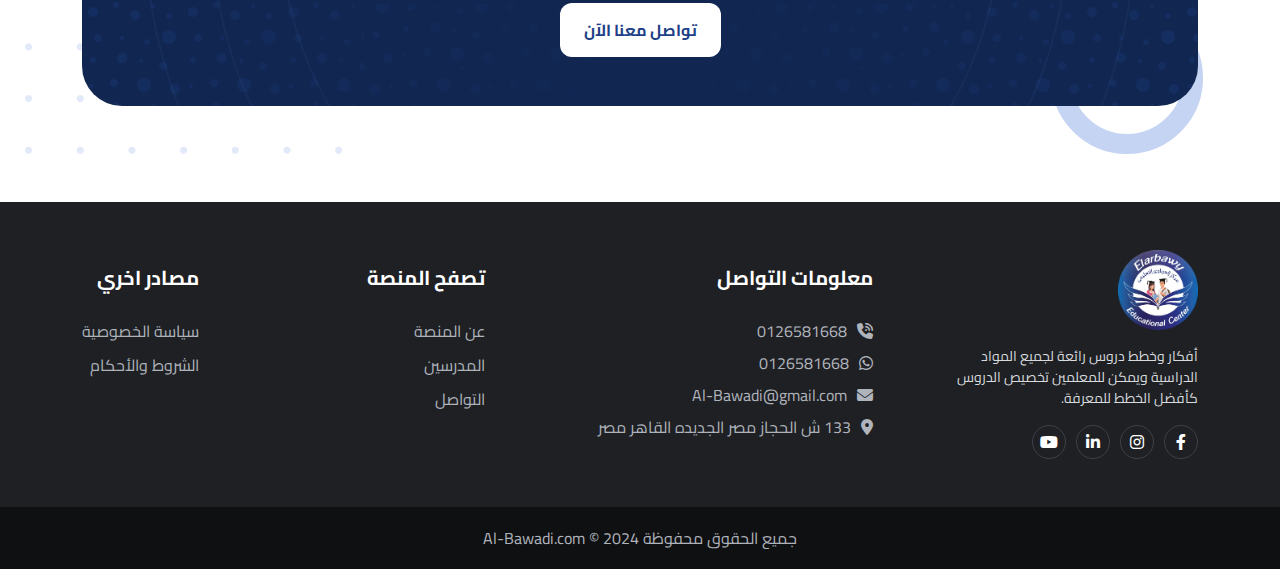
<file: About-Platform.html>
<!DOCTYPE html>
<html lang="en">
  <head>
    <meta
      name="description"
      content="I'm mohamed salem a web designer and web development
          and frontend development
          and React development
          - We create the websites you want according to your taste and choice in proportion to your idea with a professional design and high quality
          - We offer you to write your website content professionally
          - Your websites will be created in a (responsive) format on screens of different sizes
          - You have completed many projects 100%"
    />

    <meta
      name="keywords"
      content="
    web,
    web design,
    web development,
    web developer,
    frontend developer,
    backend developer,
"
    />

    <meta name="author" content="Mohamed Salem" />

    <meta http-equiv="content-Type" content="text/html;charset=UTF-8" />

    <meta name="viewport" content="width=device-width, initial-scale=1.0" />

    <title>مركز العرباوي التعليمي</title>


    <link rel="icon" href="assets/images/Logo-Arabawy.png" type="" />

    <meta name="apple-mobile-web-app-status-bar-style" content="default" />

    <link rel="stylesheet" href="assets/css/bootstrap.rtl.min.css" />

    <link rel="stylesheet" href="assets/css/all.min.css" />
    <link rel="stylesheet" href="assets/css/swiper-bundle.min.css" />
    <link rel="stylesheet" href="assets/css/rtl.css" />
    <style>
      :root {
        --main-color: #1d4086;
        --bg-color: #fff;
      }
    </style>
    <!-- ================================================================================================================= -->
  </head>

  <body>
    <!-- ================================================================================================================= -->
    <!-- navbar -->
    <nav>
      <div class="box-navbar">
        <div class="container">
          <div class="box-kol-navbar">
            <a class="logo-navbar" href="index.html">
              <img src="assets/images/Logo-Arabawy.png" alt="logo" />
            </a>
            <button
              class="btn btn-navbar-toggler"
              type="button"
              aria-controls="navbarSupportedContent"
              aria-label="Toggle navigation"
            >
              <i class="fa-solid fa-bars"></i>
            </button>
            <diav class="box-navbar-nav ms-auto">
              <div>
                <div class="box-close-nav-Logo">
                  <a class="logo-navbar" href="index.html">
                    <img src="assets/images/Logo-Arabawy.png" alt="logo" />
                  </a>
                  <button class="btn btn-close-nav">
                    <i class="fa-solid fa-xmark"></i>
                  </button>
                </div>
                <ul class="box-item-nav">
                  <li class="item-nav">
                    <a
                      class="item-nav-link"
                      aria-current="page Home"
                      href="index.html"
                      >الرئيسية</a
                    >
                  </li>
                  <li class="item-nav">
                    <a
                      class="item-nav-link active"
                      aria-current="page About"
                      href="About-Platform.html"
                      >عن المنصة</a
                    >
                  </li>
                  <li class="item-nav">
                    <a
                      class="item-nav-link"
                      aria-current="page Education"
                      href="Teachers.html"
                      >المدرسين</a
                    >
                  </li>
                  <!-- <li class="item-nav">
                    <a class="item-nav-link" href="">التقييمات</a>
                  </li> -->
                  <li class="item-nav">
                    <a class="item-nav-link" href="Contact-Us.html"
                      >تواصل معنا</a
                    >
                  </li>
                </ul>
              </div>
              <a href="" class="link-main">التسجيل/إنشاء حساب</a>
            </diav>
          </div>
        </div>
        <!-- <div class="box-layer-screen"></div> -->
      </div>
    </nav>
    <!-- ================================================================================================================= -->
    <!-- navbar mobile -->
    <nav>
      <div class="box-nav-mobile">
        <a class="" href="index.html"><i class="fa-regular fa-house"></i></a>
        <a class="active" href="About-Platform.html"
          ><i class="fa-regular fa-school"></i
        ></a>
        <a class="" href="Teachers.html"
          ><i class="fa-solid fa-chalkboard-user"></i
        ></a>
        <a class="" href="Contact-Us.html">
          <i class="fa-light fa-user-headset"></i>
        </a>
      </div>
    </nav>
    <!-- ================================================================================================================= -->

    <!-- ================================================================================================================= -->
    <header>
      <div class="box-header-2">
        <img src="assets/images/header-2.png" alt="" />
        <div class="box-text-header-2 h-100 w-100">
          <div class="d-flex align-items-center justify-content-center h-100">
    <h1>مركز العرباوي التعليمي</h1>

            <h2>عن المنصة</h2>
          </div>
        </div>
      </div>
    </header>
    <!-- ================================================================================================================= -->

    <!-- ================================================================================================================= -->
    <section>
      <div class="container my-5 py-lg-5">
        <div class="row gx-3 align-items-center">
          <div class="col-xxl-5 col-xl-5 col-lg-6 col-md-6 col-sm-12">
            <div class="box-text-About-platform">
              <div class="box-titel">
                <h2>تعليم وتنمية مهاراتك من أي مكان وفي أي وقت</h2>
              </div>
              <p>
                لوريم ايبسوم هو نموذج افتراضي يوضع في التصاميم لتعرض على العميل
                ليتصور طريقه وضع النصوص بالتصاميم سواء كانت تصاميم مطبوعه …
                بروشور او فلاير على سبيل المثال … او نماذج مواقع انترنت …
              </p>
              <ul>
                <li>معلمون خبراء</li>
                <li>التعلم عن بعد عبر الإنترنت</li>
                <li>الوصول للمحتوى في أي وقت</li>
              </ul>
            </div>
          </div>
          <div
            class="col-xxl-4 col-xl-4 col-lg-4 col-md-6 col-sm-6 col-10 offset-lg-2"
          >
            <div class="box-image-About-platform">
              <img
                class="w-100 d-block Rectangle-1"
                src="assets/images/Rectangle-1.png"
                alt="About-platform"
              />
              <img
                class="Rectangle-2 w-100"
                src="assets/images/Rectangle-2.png"
                alt="About-platform"
              />
              <img class="Group-5" src="assets/images/Group-5.png" alt="" />
            </div>
          </div>
        </div>
      </div>
    </section>

    <!-- ================================================================================================================= -->
    <section>
      <div class="box-video-About-platform">
        <div class="container">
          <div class="box-img-video-About-platform">
            <img src="assets/images/img.png" alt="" />
            <div class="box-icon-play-video-About">
              <div
                class="d-flex align-items-center justify-content-center w-100 h-100"
              >
                <button class="btn-video-About btn icon-play-video-About">
                  <i class="fa-solid fa-circle-play"></i>
                </button>
              </div>
            </div>
          </div>
        </div>
        <div class="box-video" style="display: none">
          <div class="box-video-mp4">
            <button class="btn btn-close-video">اغلاق الفيديو</button>
            <video class="video-mp4" controls poster="assets/video/5.mp4">
              <source src="assets/video/5.mp4" type="video/mp4" />
            </video>
          </div>
        </div>
      </div>
    </section>

    <!-- ================================================================================================================= -->
    <section>
      <div class="container my-5 py-lg-5">
        <div class="row gx-3 align-items-center">
          <div
            class="col-xxl-4 col-xl-4 col-lg-4 col-md-6 col-sm-6 col-10 order-1 order-md-0"
          >
            <div class="box-image-About-platform">
              <img
                class="w-100 d-block Rectangle-1-2"
                src="assets/images/Rectangle8.png"
                alt="About-platform"
              />
              <img
                class="Rectangle-2 w-100"
                src="assets/images/Rectangle9.png"
                alt="About-platform"
              />
              <img class="Group-5-2" src="assets/images/Group-5.png" alt="" />
            </div>
          </div>
          <div
            class="col-xxl-5 col-xl-5 col-lg-6 col-md-6 col-sm-12 offset-lg-2"
          >
            <div class="box-text-About-platform">
              <div class="box-titel">
                <h2>نقدم أفضل الدورات التدريبية عبر الإنترنت.</h2>
              </div>
              <p>
                لوريم ايبسوم هو نموذج افتراضي يوضع في التصاميم لتعرض على العميل
                ليتصور طريقه وضع النصوص بالتصاميم سواء كانت تصاميم مطبوعه …
                بروشور او فلاير على سبيل المثال … او نماذج مواقع انترنت …
              </p>
              <ul>
                <li>معلمون خبراء</li>
                <li>التعلم عن بعد عبر الإنترنت</li>
                <li>الوصول للمحتوى في أي وقت</li>
                <li>الوصول للمحتوى في أي وقت</li>
              </ul>
            </div>
          </div>
        </div>
      </div>
    </section>

    <!-- ================================================================================================================= -->

    <section>
      <div class="box-Opinions">
        <div class="container my-5 py-5">
          <div class="row g-3 align-items-center justify-content-center">
            <div class="col-xxl-3 col-xl-3 col-lg-4 col-md-6 col-sm-12">
              <div class="box-item-Opinions item-border">
                <span>
                  <i class="fa-light fa-shield-check"></i>
                </span>
                <div>
                  <h3>+500</h3>
                  <h2>أفضل المعلمين</h2>
                </div>
              </div>
            </div>
            <div class="col-xxl-3 col-xl-3 col-lg-4 col-md-6 col-sm-12">
              <div class="box-item-Opinions item-border">
                <span>
                  <i class="fa-light fa-shield-check"></i>
                </span>
                <div>
                  <h3>+750</h3>
                  <h2>الطلاب المشتركين</h2>
                </div>
              </div>
            </div>
            <div class="col-xxl-3 col-xl-3 col-lg-4 col-md-6 col-sm-12">
              <div class="box-item-Opinions item-border">
                <span>
                  <i class="fa-light fa-shield-check"></i>
                </span>
                <div>
                  <h3>+350</h3>
                  <h2>الدورات</h2>
                </div>
              </div>
            </div>
            <div class="col-xxl-3 col-xl-3 col-lg-4 col-md-6 col-sm-12">
              <div class="box-item-Opinions item-border border-last-child">
                <span>
                  <i class="fa-light fa-shield-check"></i>
                </span>
                <div>
                  <h3>99.9%</h3>
                  <h2>معدل رضا الطلاب</h2>
                </div>
              </div>
            </div>
          </div>
        </div>
      </div>
    </section>
    <!-- ================================================================================================================= -->

    <!-- ================================================================================================================= -->

    <!-- ================================================================================================================= -->
    <section>
      <div class="container-fluid position-relative">
        <div class="container py-5 my-5">
          <div class="box-Contact">
            <div class="box-titel text-center box-titel-Contact">
              <span class="text-sub-titel">التواصل</span>
              <h2>كن على تواصل دائم معنا</h2>
            </div>
            <ul class="box-">
              <li>
                <a href="" class="link-Social-media"
                  ><i class="fa-brands fa-facebook-f"></i
                ></a>
              </li>
              <li>
                <a href="" class="link-Social-media">
                  <i class="fa-brands fa-instagram"></i>
                </a>
              </li>
              <li>
                <a href="" class="link-Social-media"
                  ><i class="fa-brands fa-linkedin-in"></i
                ></a>
              </li>
              <li>
                <a href="" class="link-Social-media"
                  ><i class="fa-brands fa-youtube"></i
                ></a>
              </li>
            </ul>
            <div class="text-center mt-5">
              <a href="" class="link-Contact-now">تواصل معنا الآن</a>
            </div>
          </div>
        </div>
        <img
          class="img-Contact-Group-6"
          src="assets/images/Group-8.png"
          alt=""
        />
        <img
          class="d-block img-Contact-Group-7"
          src="assets/images/Group-7.png"
          alt=""
        />
        <div class="box-boders-Contact-gre"></div>
        <div class="box-boders-Contact-blu"></div>
      </div>
    </section>

    <!-- ================================================================================================================= -->
    <footer>
      <div class="box-footer">
        <div class="container py-5">
          <div class="row gy-4">
            <div class="col-xxl-3 col-xl-3 col-lg-6 col-md-6 col-sm-12">
              <div class="item-footer">
                <a href="index.html">
                  <img src="assets/images/Logo-Arabawy.png" alt="" />
                </a>
                <p>
                  أفكار وخطط دروس رائعة لجميع المواد الدراسية ويمكن للمعلمين
                  تخصيص الدروس كأفضل الخطط للمعرفة.
                </p>
                <ul class="box-Social-media-footer">
                  <li>
                    <a href=""><i class="fa-brands fa-facebook-f"></i></a>
                  </li>
                  <li>
                    <a href=""><i class="fa-brands fa-instagram"></i></a>
                  </li>
                  <li>
                    <a href=""><i class="fa-brands fa-linkedin-in"></i></a>
                  </li>
                  <li>
                    <a href=""><i class="fa-brands fa-youtube"></i></a>
                  </li>
                </ul>
              </div>
            </div>
            <div
              class="col-xxl-4 col-xl-4 col-lg-6 col-md-6 col-sm-12 d-flex justify-content-xl-center justify-content-start"
            >
              <div class="item-footer">
                <h3>معلومات التواصل</h3>
                <ul class="box-Contact-information">
                  <li>
                    <a href="tel:009660135323338" target="_blank"
                      ><span><i class="fa-solid fa-phone-volume"></i></span
                      >0126581668</a
                    >
                  </li>
                  <li>
                    <a target="_blank" href="https://wa.me/20101234567"
                      ><span><i class="fa-brands fa-whatsapp"></i></span
                      >0126581668</a
                    >
                  </li>
                  <li>
                    <a href="mailto:info@alalamain.sa " target="_blank"
                      ><span><i class="fa-solid fa-envelope"></i></span
                      >Al-Bawadi@gmail.com</a
                    >
                  </li>
                  <li>
                    <a href=""
                      ><span><i class="fa-solid fa-location-dot"></i></span>133
                      ش الحجاز مصر الجديده القاهر مصر
                    </a>
                  </li>
                </ul>
              </div>
            </div>
            <div
              class="col-xxl-2 col-xl-2 col-lg-6 col-md-6 col-sm-12 d-flex justify-content-xl-end justify-content-start"
            >
              <div class="item-footer">
                <h3>تصفح المنصة</h3>
                <ul class="Link-Browse-fireplace">
                  <li><a href="About-Platform.html">عن المنصة</a></li>
                  <li><a href="Teachers.html">المدرسين</a></li>
                  <!-- <li><a href="">التقييمات</a></li> -->
                  <li><a href="Contact-Us.html">التواصل</a></li>
                </ul>
              </div>
            </div>
            <div
              class="ccol-xxl-3 col-xl-3 col-lg-6 col-md-6 col-sm-12 col-6 d-flex justify-content-xl-end justify-content-start"
            >
              <div class="item-footer">
                <h3>مصادر اخري</h3>
                <ul class="Link-Browse-fireplace">
                  <li><a href="">سياسة الخصوصية</a></li>
                  <li><a href="">الشروط والأحكام</a></li>
                </ul>
              </div>
            </div>
          </div>
        </div>
        <div class="box-All-rights-reserved">
          <div class="container">
            <p>جميع الحقوق محفوظة 2024 © Al-Bawadi.com</p>
          </div>
        </div>
      </div>
    </footer>
    <!-- ================================================================================================================= -->

    <script src="assets/js/jquery-3.7.1.min.js"></script>
    <script src="assets/js/bootstrap.bundle.min.js"></script>
    <script src="assets/js/swiper-bundle.min.js"></script>
    <script src="assets/js/main.js"></script>
    <!-- ================================================================================================================= -->
  </body>
</html>
</file>
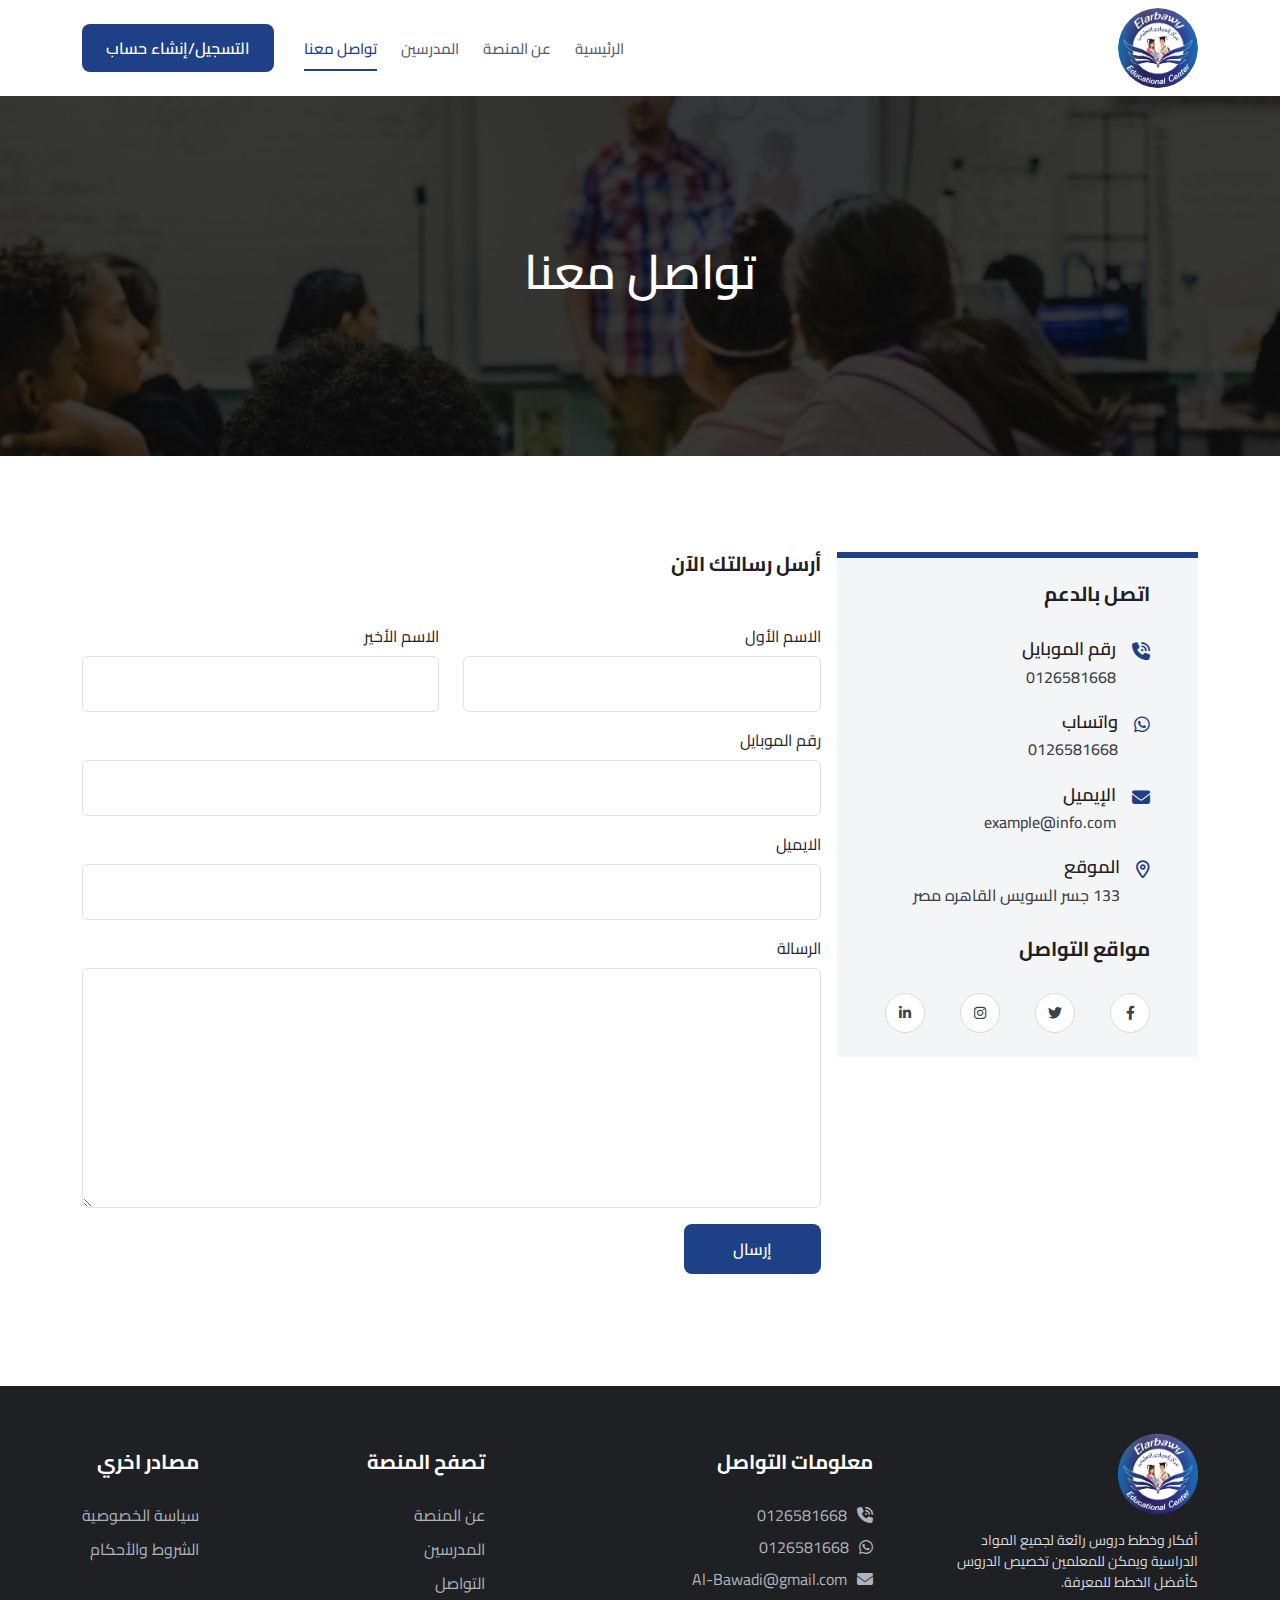
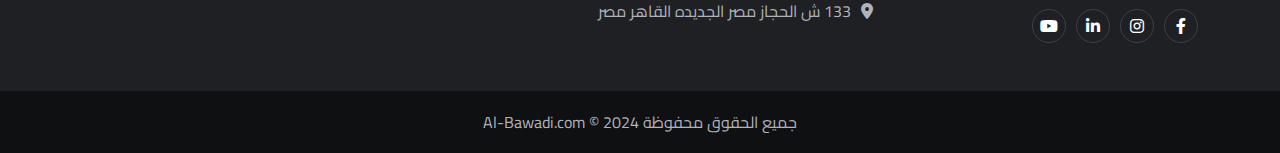
<file: Contact-Us.html>
<!DOCTYPE html>
<html lang="en">
  <head>
    <meta
      name="description"
      content="I'm mohamed salem a web designer and web development
          and frontend development
          and React development
          - We create the websites you want according to your taste and choice in proportion to your idea with a professional design and high quality
          - We offer you to write your website content professionally
          - Your websites will be created in a (responsive) format on screens of different sizes
          - You have completed many projects 100%"
    />

    <meta
      name="keywords"
      content="
    web,
    web design,
    web development,
    web developer,
    frontend developer,
    backend developer,
"
    />

    <meta name="author" content="Mohamed Salem" />

    <meta http-equiv="content-Type" content="text/html;charset=UTF-8" />

    <meta name="viewport" content="width=device-width, initial-scale=1.0" />

    <title>مركز العرباوي التعليمي</title>


    <link rel="icon" href="assets/images/Logo-Arabawy.png" type="" />

    <meta name="apple-mobile-web-app-status-bar-style" content="default" />

    <link rel="stylesheet" href="assets/css/bootstrap.rtl.min.css" />

    <link rel="stylesheet" href="assets/css/all.min.css" />
    <link rel="stylesheet" href="assets/css/swiper-bundle.min.css" />

    <link rel="stylesheet" href="assets/css/rtl.css" />
    <style>
      :root {
        --main-color: #1d4086;
        --bg-color: #fff;
      }
    </style>
    <!-- ================================================================================================================= -->
  </head>

  <body>
    <!-- ================================================================================================================= -->
    <!-- navbar -->
    <nav>
      <div class="box-navbar">
        <div class="container">
          <div class="box-kol-navbar">
            <a class="logo-navbar" href="index.html">
              <img src="assets/images/Logo-Arabawy.png" alt="logo" />
            </a>
            <button
              class="btn btn-navbar-toggler"
              type="button"
              aria-controls="navbarSupportedContent"
              aria-label="Toggle navigation"
            >
              <i class="fa-solid fa-bars"></i>
            </button>
            <diav class="box-navbar-nav ms-auto">
              <div>
                <div class="box-close-nav-Logo">
                  <a class="logo-navbar" href="index.html">
                    <img src="assets/images/Logo-Arabawy.png" alt="logo" />
                  </a>
                  <button class="btn btn-close-nav">
                    <i class="fa-solid fa-xmark"></i>
                  </button>
                </div>
                <ul class="box-item-nav">
                  <li class="item-nav">
                    <a
                      class="item-nav-link "
                      aria-current="page Home"
                      href="index.html"
                      >الرئيسية</a
                    >
                  </li>
                  <li class="item-nav">
                    <a class="item-nav-link" aria-current="page About" href="About-Platform.html"
                      >عن المنصة</a
                    >
                  </li>
                  <li class="item-nav">
                    <a
                      class="item-nav-link"
                      aria-current="page Education"
                      href="Teachers.html"
                      >المدرسين</a
                    >
                  </li>
                  <!-- <li class="item-nav">
                    <a class="item-nav-link" href="">التقييمات</a>
                  </li> -->
                  <li class="item-nav">
                    <a class="item-nav-link active" href="Contact-Us.html">تواصل معنا</a>
                  </li>
                </ul>
              </div>
              <a href="" class="link-main">التسجيل/إنشاء حساب</a>
            </diav>
          </div>
        </div>
        <!-- <div class="box-layer-screen"></div> -->
      </div>
    </nav>
   
       <!-- ================================================================================================================= -->
    <!-- navbar mobile -->
    <nav>
      <div class="box-nav-mobile">
        <a class="" href="index.html"><i class="fa-regular fa-house"></i></a>
        <a class="" href="About-Platform.html"><i class="fa-regular fa-school"></i></a>
        <a class="" href="Teachers.html"><i class="fa-solid fa-chalkboard-user"></i></a>
        <a class="active" href="Contact-Us.html"
          >
          <i class="fa-light fa-user-headset"></i>
        </a>
      </div>
    </nav>
    <!-- ================================================================================================================= -->
  
    <!-- ================================================================================================================= -->
    <header>
      <div class="box-header-2">
        <img src="assets/images/header-2.png" alt="" />
        <div class="box-text-header-2 h-100 w-100">
          <div class="d-flex align-items-center justify-content-center h-100">
    <h1>مركز العرباوي التعليمي</h1>

            <h2>تواصل معنا</h2>
          </div>
        </div>
      </div>
    </header>
    <!-- ================================================================================================================= -->

    <!-- ================================================================================================================= -->
    <section>
      <div class="container my-5 py-lg-5">
        <div class="row g-3">
          <div class="col-xxl-4 col-xl-4 col-lg-4 col-md-8 col-sm-12">
            <div class="box-Contact-support">
              <div class="">
                <div>
                  <h2>اتصل بالدعم</h2>

                  <ul class="box-Contact-support-fast">
                    <li>
                      <a class="link" href="">
                        <span><i class="fa-solid fa-phone-volume"></i></span>
                        <div>
                          <h3>رقم الموبايل</h3>
                          <h4>0126581668</h4>
                        </div>
                      </a>
                    </li>
                    <li>
                      <a class="link" href="">
                        <span><i class="fa-brands fa-whatsapp"></i></span>
                        <div>
                          <h3>واتساب</h3>
                          <h4>0126581668</h4>
                        </div>
                      </a>
                    </li>
                    <li>
                      <a class="link" href="">
                        <span> <i class="fa-solid fa-envelope"></i></span>
                        <div>
                          <h3>الإيميل</h3>
                          <h4>example@info.com</h4>
                        </div>
                      </a>
                    </li>

                    <li>
                      <a class="link" href="">
                        <span> <i class="fa-regular fa-location-dot"></i></span>
                        <div>
                          <h3>الموقع</h3>
                          <h4>133 جسر السويس القاهره مصر</h4>
                        </div>
                      </a>
                    </li>
                  </ul>
                </div>
                <div class="mt-4">
                  <h2>مواقع التواصل</h2>

                  <ul class="box-Social-media-Teachers justify-content-between">
                    <li>
                      <a href=""><i class="fa-brands fa-facebook-f"></i></a>
                    </li>
                    <li>
                      <a href=""><i class="fa-brands fa-twitter"></i></a>
                    </li>
                    <li>
                      <a href=""><i class="fa-brands fa-instagram"></i></a>
                    </li>
                    <li>
                      <a href=""><i class="fa-brands fa-linkedin-in"></i></a>
                    </li>
                  </ul>
                </div>
              </div>
            </div>
          </div>
          <div class="col-xxl-8 col-xl-8 col-lg-8 col-md-12 col-sm-12">
            <div class="box-form-Contact">
              <h2>أرسل رسالتك الآن</h2>
              <form action="">
                <div class="row mt-5">
                  <div class="col-xxl-6 col-xl-6 col-lg-6 col-md-6 col-sm-12">
                    <div class="mb-3">
                      <label class="form-label">الاسم الأول </label>
                      <input type="text" class="form-control input-form-Contact" placeholder="" />
                    </div>
                  </div>
                  <div class="col-xxl-6 col-xl-6 col-lg-6 col-md-6 col-sm-12">
                    <div class="mb-3">
                      <label class="form-label">الاسم الأخير</label>
                      <input type="text" class="form-control input-form-Contact" placeholder="" />
                    </div>
                  </div>
                  <div
                    class="col-xxl-12 col-xl-12 col-lg-12 col-md-12 col-sm-12"
                  >
                    <div class="mb-3">
                      <label class="form-label">رقم الموبايل </label>
                      <input type="tel" class="form-control input-form-Contact" placeholder="" />
                    </div>
                  </div>
                  <div
                    class="col-xxl-12 col-xl-12 col-lg-12 col-md-12 col-sm-12"
                  >
                    <div class="mb-3">
                      <label class="form-label">الايميل</label>
                      <input type="email" class="form-control input-form-Contact" placeholder="" />
                    </div>
                  </div>
                  <div
                    class="col-xxl-12 col-xl-12 col-lg-12 col-md-12 col-sm-12"
                  >
                    <div class="mb-3">
                      <label class="form-label">الرسالة </label>
                      <textarea
                        class="form-control textarea-form-Contact"
                      ></textarea>
                    </div>
                  </div>
                  <div
                    class="col-xxl-12 col-xl-12 col-lg-12 col-md-12 col-sm-12"
                  >
                    <div class="mb-3">
                      <button class="btn btn-send link-main px-5">إرسال</button>
                    </div>
                  </div>
                </div>
              </form>
            </div>
          </div>
        </div>
      </div>
    </section>

    <!-- ================================================================================================================= -->

    <!-- ================================================================================================================= -->
    <footer>
      <div class="box-footer">
        <div class="container py-5">
          <div class="row gy-4">
            <div class="col-xxl-3 col-xl-3 col-lg-6 col-md-6 col-sm-12">
              <div class="item-footer">
                <a href="index.html">
                  <img src="assets/images/Logo-Arabawy.png" alt="" />
                </a>
                <p>
                  أفكار وخطط دروس رائعة لجميع المواد الدراسية ويمكن للمعلمين
                  تخصيص الدروس كأفضل الخطط للمعرفة.
                </p>
                <ul class="box-Social-media-footer">
                  <li>
                    <a href=""><i class="fa-brands fa-facebook-f"></i></a>
                  </li>
                  <li>
                    <a href=""><i class="fa-brands fa-instagram"></i></a>
                  </li>
                  <li>
                    <a href=""><i class="fa-brands fa-linkedin-in"></i></a>
                  </li>
                  <li>
                    <a href=""><i class="fa-brands fa-youtube"></i></a>
                  </li>
                </ul>
              </div>
            </div>
            <div
              class="col-xxl-4 col-xl-4 col-lg-6 col-md-6 col-sm-12 d-flex justify-content-xl-center justify-content-start"
            >
              <div class="item-footer">
                <h3>معلومات التواصل</h3>
                <ul class="box-Contact-information">
                  <li>
                    <a href="tel:009660135323338" target="_blank"
                      ><span><i class="fa-solid fa-phone-volume"></i></span
                      >0126581668</a
                    >
                  </li>
                  <li>
                    <a target="_blank" href="https://wa.me/20101234567"
                      ><span><i class="fa-brands fa-whatsapp"></i></span
                      >0126581668</a
                    >
                  </li>
                  <li>
                    <a href="mailto:info@alalamain.sa " target="_blank"
                      ><span><i class="fa-solid fa-envelope"></i></span
                      >Al-Bawadi@gmail.com</a
                    >
                  </li>
                  <li>
                    <a href=""
                      ><span><i class="fa-solid fa-location-dot"></i></span>133
                      ش الحجاز مصر الجديده القاهر مصر
                    </a>
                  </li>
                </ul>
              </div>
            </div>
            <div
              class="col-xxl-2 col-xl-2 col-lg-6 col-md-6 col-sm-12 d-flex justify-content-xl-end justify-content-start"
            >
              <div class="item-footer">
                <h3>تصفح المنصة</h3>
                <ul class="Link-Browse-fireplace">
                  <li><a href="About-Platform.html">عن المنصة</a></li>
                  <li><a href="Teachers.html">المدرسين</a></li>
                  <!-- <li><a href="">التقييمات</a></li> -->
                  <li><a href="Contact-Us.html">التواصل</a></li>
                </ul>
              </div>
            </div>
            <div
              class="ccol-xxl-3 col-xl-3 col-lg-6 col-md-6 col-sm-12 col-6 d-flex justify-content-xl-end justify-content-start"
            >
              <div class="item-footer">
                <h3>مصادر اخري</h3>
                <ul class="Link-Browse-fireplace">
                  <li><a href="">سياسة الخصوصية</a></li>
                  <li><a href="">الشروط والأحكام</a></li>
                </ul>
              </div>
            </div>
          </div>
        </div>
        <div class="box-All-rights-reserved">
          <div class="container">
            <p>جميع الحقوق محفوظة 2024  © Al-Bawadi.com</p>
          </div>
        </div>
      </div>
    </footer>
    <!-- ================================================================================================================= -->

    <script src="assets/js/jquery-3.7.1.min.js"></script>
    <script src="assets/js/bootstrap.bundle.min.js"></script>
    <script src="assets/js/swiper-bundle.min.js"></script>
    <script src="assets/js/main.js"></script>
    <!-- ================================================================================================================= -->
  </body>
</html>
</file>
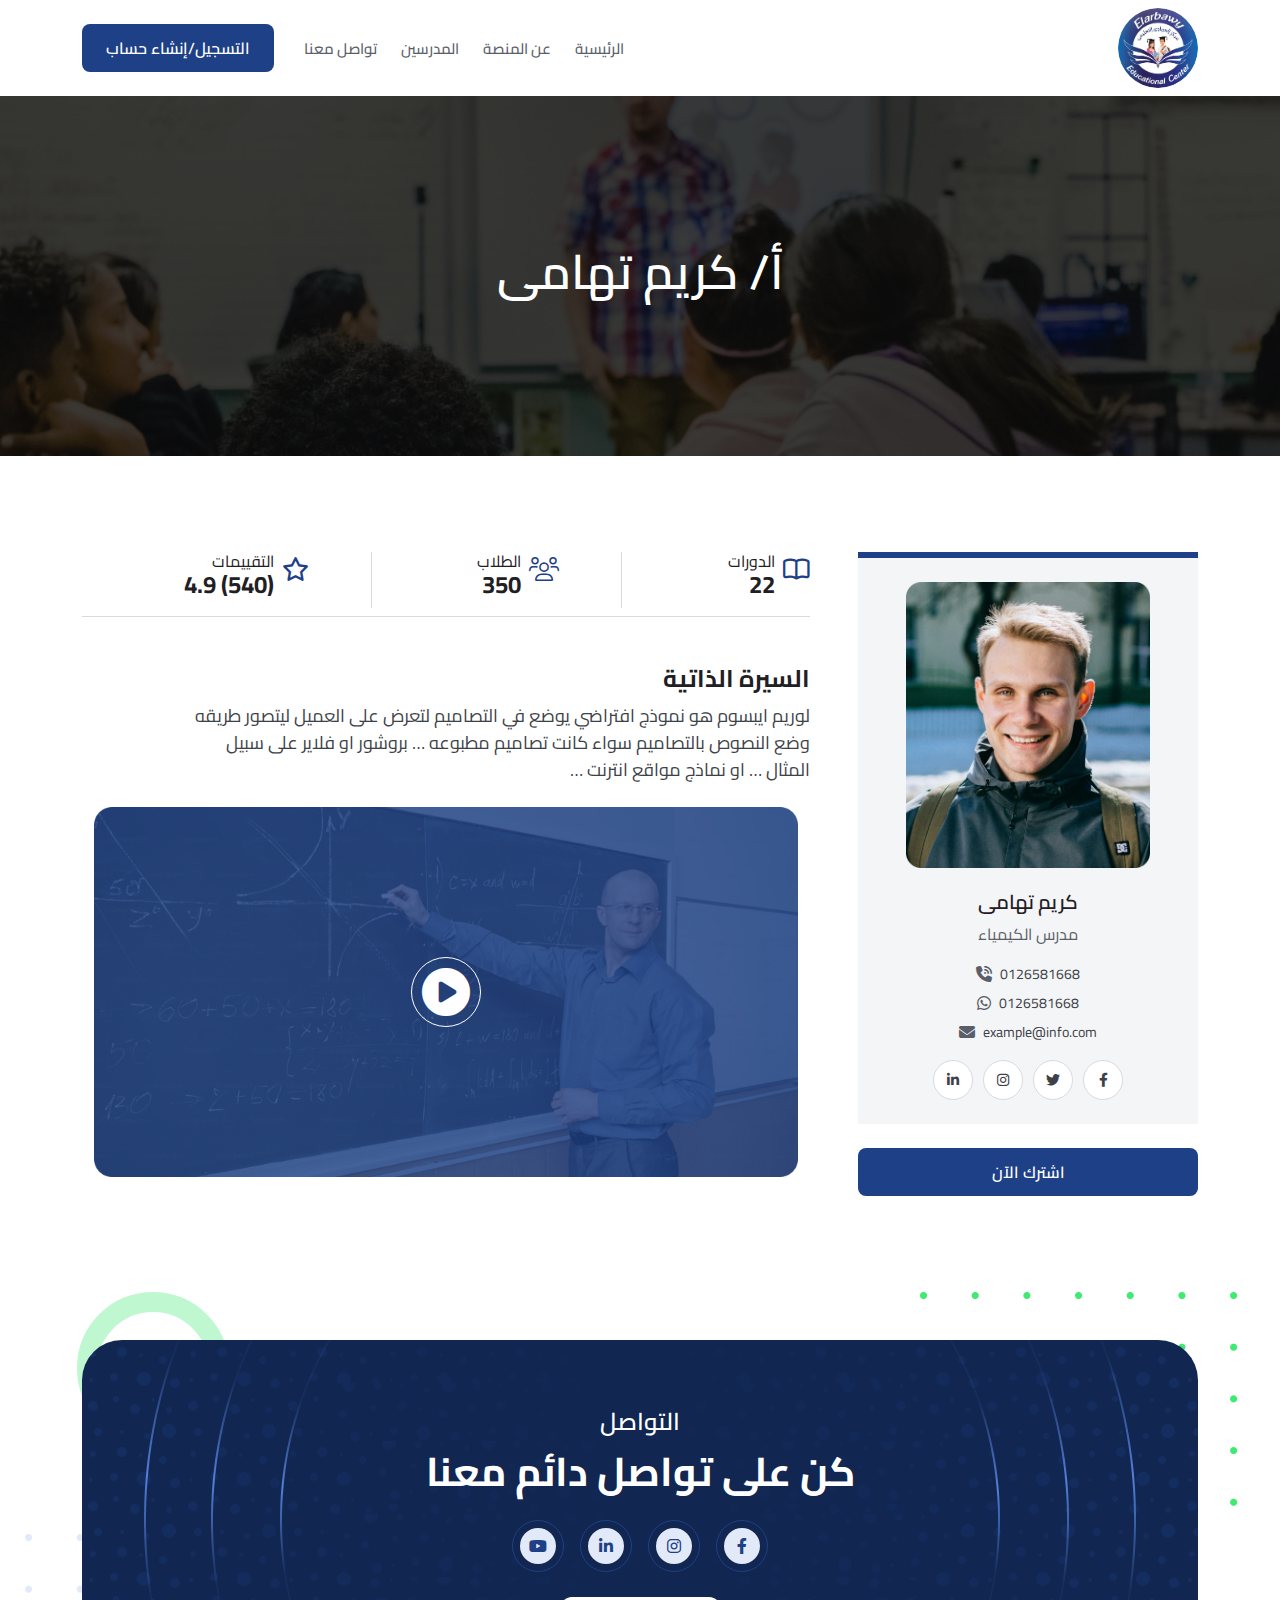
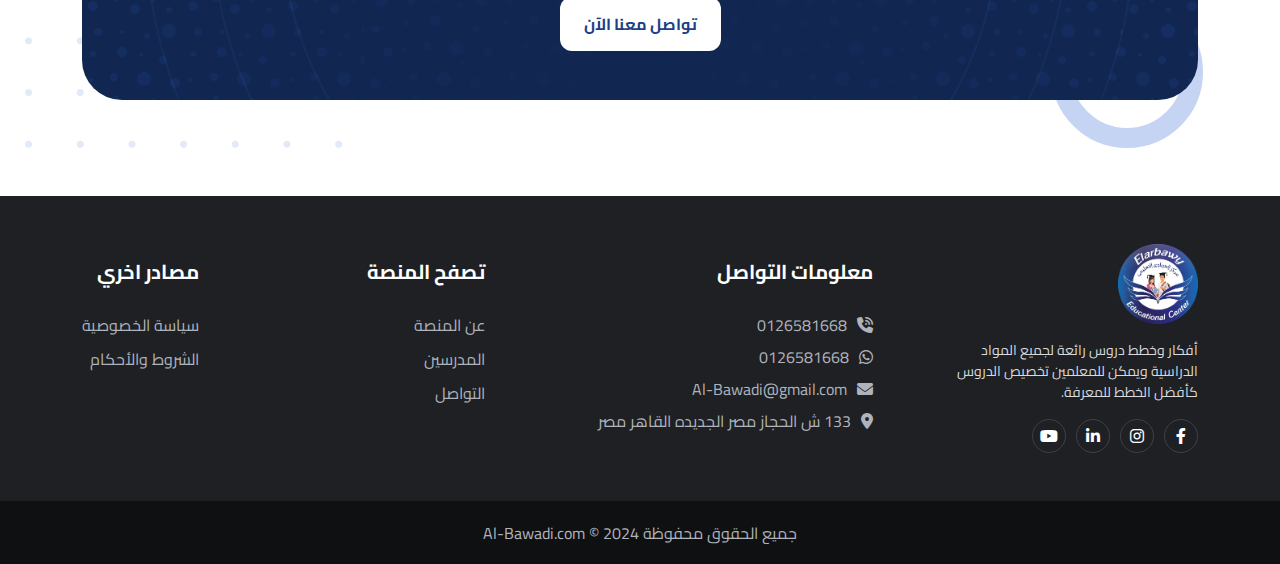
<file: Teachers-Details.html>
<!DOCTYPE html>
<html lang="en">
  <head>
    <meta
      name="description"
      content="I'm mohamed salem a web designer and web development
          and frontend development
          and React development
          - We create the websites you want according to your taste and choice in proportion to your idea with a professional design and high quality
          - We offer you to write your website content professionally
          - Your websites will be created in a (responsive) format on screens of different sizes
          - You have completed many projects 100%"
    />

    <meta
      name="keywords"
      content="
    web,
    web design,
    web development,
    web developer,
    frontend developer,
    backend developer,
"
    />

    <meta name="author" content="Mohamed Salem" />

    <meta http-equiv="content-Type" content="text/html;charset=UTF-8" />

    <meta name="viewport" content="width=device-width, initial-scale=1.0" />

    <title>مركز العرباوي التعليمي</title>


    <link rel="icon" href="assets/images/Logo-Arabawy.png" type="" />

    <meta name="apple-mobile-web-app-status-bar-style" content="default" />

    <link rel="stylesheet" href="assets/css/bootstrap.rtl.min.css" />

    <link rel="stylesheet" href="assets/css/all.min.css" />

    <link rel="stylesheet" href="assets/css/swiper-bundle.min.css" />

    <link rel="stylesheet" href="assets/css/rtl.css" />
    <style>
      :root {
        --main-color: #1d4086;
        --bg-color: #fff;
      }
    </style>
    <!-- ================================================================================================================= -->
  </head>

  <body>
    <!-- ================================================================================================================= -->
    <!-- navbar -->
    <nav>
      <div class="box-navbar">
        <div class="container">
          <div class="box-kol-navbar">
            <a class="logo-navbar" href="index.html">
              <img src="assets/images/Logo-Arabawy.png" alt="logo" />
            </a>
            <button
              class="btn btn-navbar-toggler"
              type="button"
              aria-controls="navbarSupportedContent"
              aria-label="Toggle navigation"
            >
              <i class="fa-solid fa-bars"></i>
            </button>
            <diav class="box-navbar-nav ms-auto">
              <div>
                <div class="box-close-nav-Logo">
                  <a class="logo-navbar" href="index.html">
                    <img src="assets/images/Logo-Arabawy.png" alt="logo" />
                  </a>
                  <button class="btn btn-close-nav">
                    <i class="fa-solid fa-xmark"></i>
                  </button>
                </div>
                <ul class="box-item-nav">
                  <li class="item-nav">
                    <a
                      class="item-nav-link"
                      aria-current="page Home"
                      href="index.html"
                      >الرئيسية</a
                    >
                  </li>
                  <li class="item-nav">
                    <a class="item-nav-link" aria-current="page About" href="About-Platform.html"
                      >عن المنصة</a
                    >
                  </li>
                  <li class="item-nav">
                    <a
                      class="item-nav-link"
                      aria-current="page Education"
                      href="Teachers.html"
                      >المدرسين</a
                    >
                  </li>
                  <!-- <li class="item-nav">
                    <a class="item-nav-link" href="">التقييمات</a>
                  </li> -->
                  <li class="item-nav">
                    <a class="item-nav-link" href="Contact-Us.html">تواصل معنا</a>
                  </li>
                </ul>
              </div>
              <a href="" class="link-main">التسجيل/إنشاء حساب</a>
            </diav>
          </div>
        </div>
        <!-- <div class="box-layer-screen"></div> -->
      </div>
    </nav>
   
       <!-- ================================================================================================================= -->
    <!-- navbar mobile -->
    <nav>
      <div class="box-nav-mobile">
        <a class="" href="index.html"><i class="fa-regular fa-house"></i></a>
        <a class="" href="About-Platform.html"><i class="fa-regular fa-school"></i></a>
        <a class="" href="Teachers.html"><i class="fa-solid fa-chalkboard-user"></i></a>
        <a class="" href="Contact-Us.html"
          >
          <i class="fa-light fa-user-headset"></i>
        </a>
      </div>
    </nav>
    <!-- ================================================================================================================= -->
  
    <!-- ================================================================================================================= -->
    <header>
      <div class="box-header-2">
        <img src="assets/images/header-2.png" alt="" />
        <div class="box-text-header-2 h-100 w-100">
          <div class="d-flex align-items-center justify-content-center h-100">
            <h1>أ/ كريم تهامى</h1>
            <h2>أ/ كريم تهامى</h2>
          </div>
        </div>
      </div>
    </header>
    <!-- ================================================================================================================= -->

    <!-- ================================================================================================================= -->
    <section>
      <div class="container my-5 py-lg-5">
        <div class="row g-5 justify-content-center">
          <div class="col-xxl-4 col-xl-4 col-lg-4 col-md-6 col-sm-8 col-10">
            <div class="box-Professor-information">
              <img
                class="w-100 d-flex"
                src="assets/images/test/Teachers-1.png"
                alt=""
              />
              <div class="">
                <h3>كريم تهامى</h3>
                <span>مدرس الكيمياء</span>
                <ul class="box-Contact-information-Teachers">
                  <li>
                    <a class="link" href=""
                      >0126581668<span
                        ><i class="fa-solid fa-phone-volume"></i></span
                    ></a>
                  </li>
                  <li>
                    <a class="link" href=""
                      >0126581668<span
                        ><i class="fa-brands fa-whatsapp"></i></span
                    ></a>
                  </li>
                  <li>
                    <a class="link" href=""
                      >example@info.com<span
                        ><i class="fa-solid fa-envelope"></i></span
                    ></a>
                  </li>
                </ul>
                <ul class="box-Social-media-Teachers">
                  <li>
                    <a href=""><i class="fa-brands fa-facebook-f"></i></a>
                  </li>
                  <li>
                    <a href=""><i class="fa-brands fa-twitter"></i></a>
                  </li>
                  <li>
                    <a href=""><i class="fa-brands fa-instagram"></i></a>
                  </li>
                  <li>
                    <a href=""><i class="fa-brands fa-linkedin-in"></i></a>
                  </li>
                </ul>
              </div>
            </div>
            <a
              href=""
              class="link-main w-100 d-flex align-items-center justify-content-center mt-4"
              >اشترك الآن</a
            >
          </div>
          <div class="col-xxl-8 col-xl-8 col-lg-8 col-md-6 col-sm-12">
            <div class="box-Sub-information">
              <ul class="row">
                <li class="d-flex gap-2 col-4">
                  <span><i class="fa-regular fa-book-open"></i></span>
                  <div>
                    <h4>الدورات</h4>
                    <h5>22</h5>
                  </div>
                </li>
                <li class="d-flex gap-2 col-4">
                  <span><i class="fa-light fa-users"></i></span>
                  <div>
                    <h4>الطلاب</h4>
                    <h5>350</h5>
                  </div>
                </li>
                <li class="d-flex gap-2 col-4">
                  <span><i class="fa-regular fa-star"></i></span>
                  <div>
                    <h4>التقييمات</h4>
                    <h5>(540) 4.9</h5>
                  </div>
                </li>
              </ul>
            </div>
            <!-- -------------------------------------------------------- -->
            <div class="box-biography-Teachers">
              <h2>السيرة الذاتية</h2>
              <p>
                لوريم ايبسوم هو نموذج افتراضي يوضع في التصاميم لتعرض على العميل
                ليتصور طريقه وضع النصوص بالتصاميم سواء كانت تصاميم مطبوعه …
                بروشور او فلاير على سبيل المثال … او نماذج مواقع انترنت …
              </p>

              <div class="mt-4">
                <div class="container">
                  <div class="box-img-video-About-platform border-0">
                    <img src="assets/images/img.png" alt="" />
                    <div class="box-icon-play-video-About">
                      <div
                        class="d-flex align-items-center justify-content-center w-100 h-100"
                      >
                        <button
                          class="btn-video-About btn icon-play-video-About"
                        >
                          <i class="fa-solid fa-circle-play"></i>
                        </button>
                      </div>
                    </div>
                  </div>
                </div>
                <div class="box-video" style="display: none">
                  <div class="box-video-mp4">
                    <button class="btn btn-close-video">اغلاق الفيديو</button>
                    <video
                      class="video-mp4"
                      controls
                      poster="assets/video/5.mp4"
                    >
                      <source src="assets/video/5.mp4" type="video/mp4" />
                    </video>
                  </div>
                </div>
              </div>
            </div>
          </div>
        </div>
      </div>
    </section>

    <!-- ================================================================================================================= -->

    <section>
      <div class="container-fluid position-relative">
        <div class="container py-5 my-5">
          <div class="box-Contact">
            <div class="box-titel text-center box-titel-Contact">
              <span class="text-sub-titel">التواصل</span>
              <h2>كن على تواصل دائم معنا</h2>
            </div>
            <ul class="box-">
              <li>
                <a href="" class="link-Social-media"
                  ><i class="fa-brands fa-facebook-f"></i
                ></a>
              </li>
              <li>
                <a href="" class="link-Social-media">
                  <i class="fa-brands fa-instagram"></i>
                </a>
              </li>
              <li>
                <a href="" class="link-Social-media"
                  ><i class="fa-brands fa-linkedin-in"></i
                ></a>
              </li>
              <li>
                <a href="" class="link-Social-media"
                  ><i class="fa-brands fa-youtube"></i
                ></a>
              </li>
            </ul>
            <div class="text-center mt-5">
              <a href="" class="link-Contact-now">تواصل معنا الآن</a>
            </div>
          </div>
        </div>
        <img
          class="img-Contact-Group-6"
          src="assets/images/Group-8.png"
          alt=""
        />
        <img
          class="d-block img-Contact-Group-7"
          src="assets/images/Group-7.png"
          alt=""
        />
        <div class="box-boders-Contact-gre"></div>
        <div class="box-boders-Contact-blu"></div>
      </div>
    </section>

    <!-- ================================================================================================================= -->
    <footer>
      <div class="box-footer">
        <div class="container py-5">
          <div class="row gy-4">
            <div class="col-xxl-3 col-xl-3 col-lg-6 col-md-6 col-sm-12">
              <div class="item-footer">
                <a href="index.html">
                  <img src="assets/images/Logo-Arabawy.png" alt="" />
                </a>
                <p>
                  أفكار وخطط دروس رائعة لجميع المواد الدراسية ويمكن للمعلمين
                  تخصيص الدروس كأفضل الخطط للمعرفة.
                </p>
                <ul class="box-Social-media-footer">
                  <li>
                    <a href=""><i class="fa-brands fa-facebook-f"></i></a>
                  </li>
                  <li>
                    <a href=""><i class="fa-brands fa-instagram"></i></a>
                  </li>
                  <li>
                    <a href=""><i class="fa-brands fa-linkedin-in"></i></a>
                  </li>
                  <li>
                    <a href=""><i class="fa-brands fa-youtube"></i></a>
                  </li>
                </ul>
              </div>
            </div>
            <div
              class="col-xxl-4 col-xl-4 col-lg-6 col-md-6 col-sm-12 d-flex justify-content-xl-center justify-content-start"
            >
              <div class="item-footer">
                <h3>معلومات التواصل</h3>
                <ul class="box-Contact-information">
                  <li>
                    <a href="tel:009660135323338" target="_blank"
                      ><span><i class="fa-solid fa-phone-volume"></i></span
                      >0126581668</a
                    >
                  </li>
                  <li>
                    <a target="_blank" href="https://wa.me/20101234567"
                      ><span><i class="fa-brands fa-whatsapp"></i></span
                      >0126581668</a
                    >
                  </li>
                  <li>
                    <a href="mailto:info@alalamain.sa " target="_blank"
                      ><span><i class="fa-solid fa-envelope"></i></span
                      >Al-Bawadi@gmail.com</a
                    >
                  </li>
                  <li>
                    <a href=""
                      ><span><i class="fa-solid fa-location-dot"></i></span>133
                      ش الحجاز مصر الجديده القاهر مصر
                    </a>
                  </li>
                </ul>
              </div>
            </div>
            <div
              class="col-xxl-2 col-xl-2 col-lg-6 col-md-6 col-sm-12 d-flex justify-content-xl-end justify-content-start"
            >
              <div class="item-footer">
                <h3>تصفح المنصة</h3>
                <ul class="Link-Browse-fireplace">
                  <li><a href="About-Platform.html">عن المنصة</a></li>
                  <li><a href="Teachers.html">المدرسين</a></li>
                  <!-- <li><a href="">التقييمات</a></li> -->
                  <li><a href="Contact-Us.html">التواصل</a></li>
                </ul>
              </div>
            </div>
            <div
              class="ccol-xxl-3 col-xl-3 col-lg-6 col-md-6 col-sm-12 col-6 d-flex justify-content-xl-end justify-content-start"
            >
              <div class="item-footer">
                <h3>مصادر اخري</h3>
                <ul class="Link-Browse-fireplace">
                  <li><a href="">سياسة الخصوصية</a></li>
                  <li><a href="">الشروط والأحكام</a></li>
                </ul>
              </div>
            </div>
          </div>
        </div>
        <div class="box-All-rights-reserved">
          <div class="container">
            <p>جميع الحقوق محفوظة 2024  © Al-Bawadi.com</p>
          </div>
        </div>
      </div>
    </footer>
    <!-- ================================================================================================================= -->

    <script src="assets/js/jquery-3.7.1.min.js"></script>
    <script src="assets/js/bootstrap.bundle.min.js"></script>
    <script src="assets/js/swiper-bundle.min.js"></script>
    <script src="assets/js/main.js"></script>
    <!-- ================================================================================================================= -->
  </body>
</html>
</file>
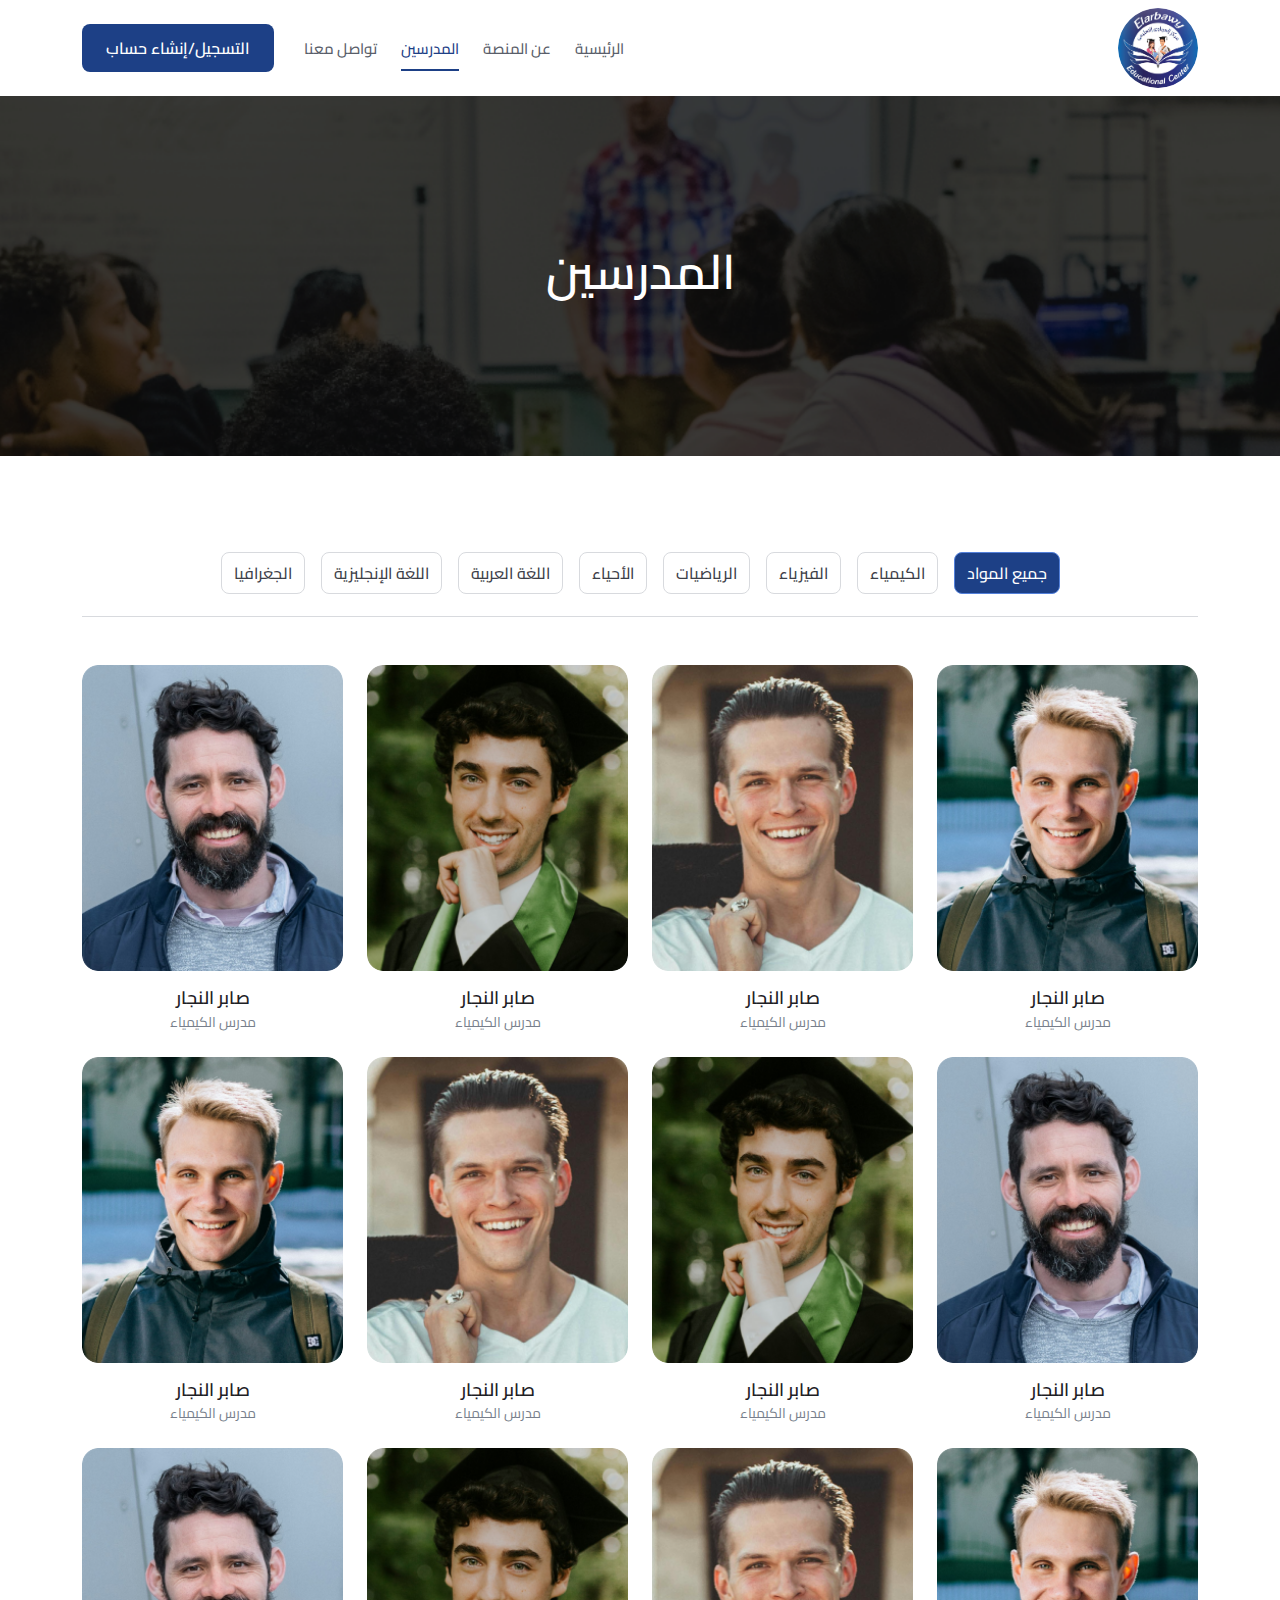
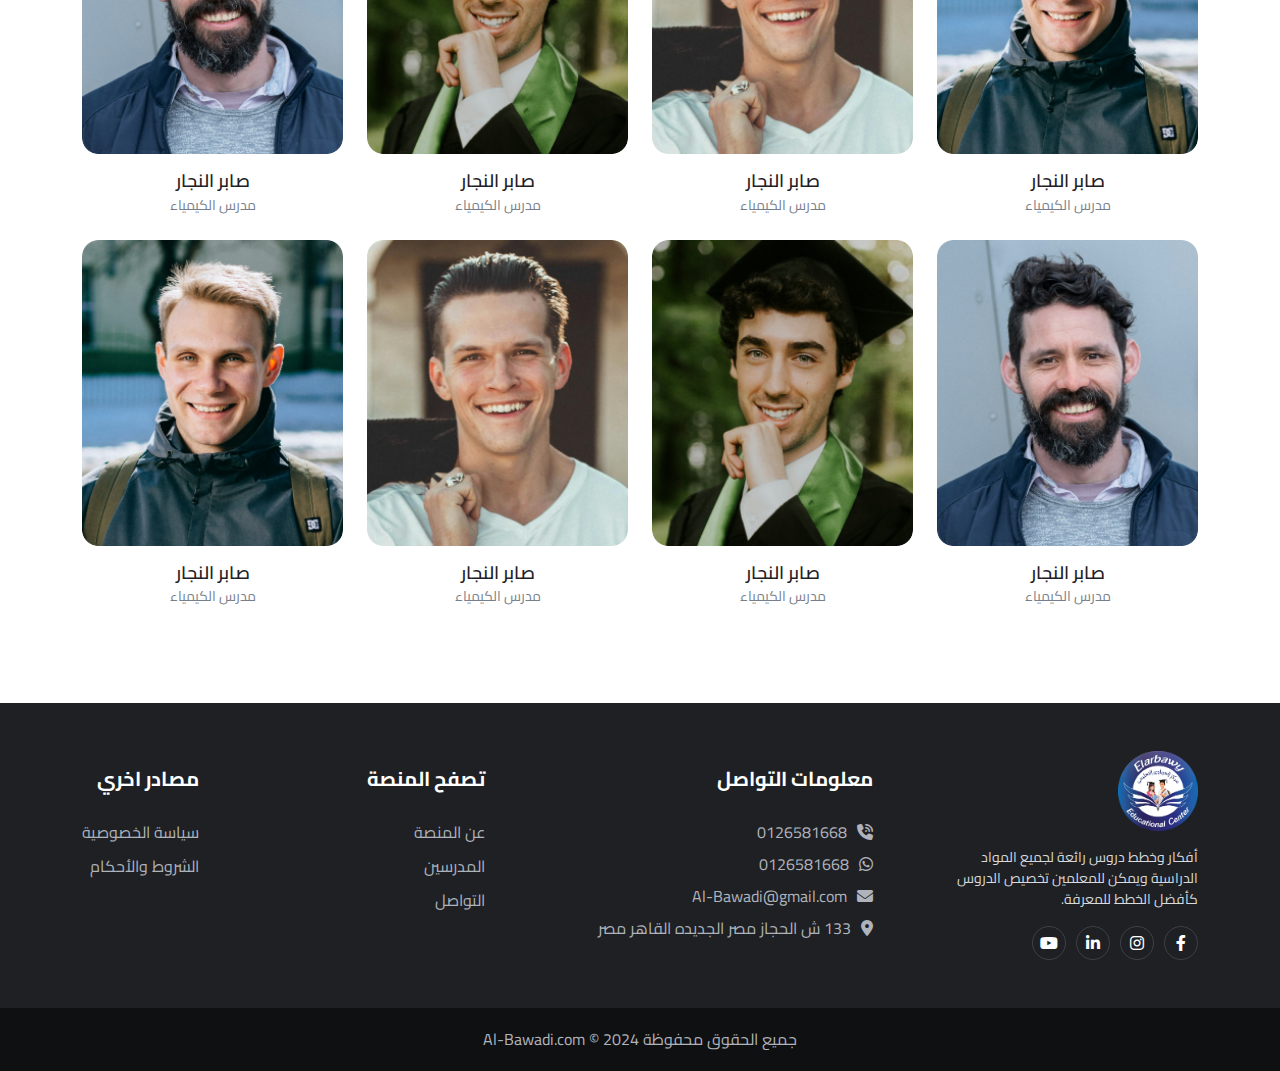
<file: Teachers.html>
<!DOCTYPE html>
<html lang="en">
  <head>
    <meta
      name="description"
      content="I'm mohamed salem a web designer and web development
          and frontend development
          and React development
          - We create the websites you want according to your taste and choice in proportion to your idea with a professional design and high quality
          - We offer you to write your website content professionally
          - Your websites will be created in a (responsive) format on screens of different sizes
          - You have completed many projects 100%"
    />

    <meta
      name="keywords"
      content="
    web,
    web design,
    web development,
    web developer,
    frontend developer,
    backend developer,
"
    />

    <meta name="author" content="Mohamed Salem" />

    <meta http-equiv="content-Type" content="text/html;charset=UTF-8" />

    <meta name="viewport" content="width=device-width, initial-scale=1.0" />

    <title>مركز العرباوي التعليمي</title>

    <link rel="icon" href="assets/images/Logo-Arabawy.png" type="" />

    <meta name="apple-mobile-web-app-status-bar-style" content="default" />

    <link rel="stylesheet" href="assets/css/bootstrap.rtl.min.css" />

    <link rel="stylesheet" href="assets/css/all.min.css" />

    <link rel="stylesheet" href="assets/css/swiper-bundle.min.css" />

    <link rel="stylesheet" href="assets/css/rtl.css" />
    <style>
      :root {
        --main-color: #1d4086;
        --bg-color: #fff;
      }
    </style>
    <!-- ================================================================================================================= -->
  </head>

  <body>
    <!-- ================================================================================================================= -->
    <!-- navbar -->
    <nav>
      <div class="box-navbar">
        <div class="container">
          <div class="box-kol-navbar">
            <a class="logo-navbar" href="index.html">
              <img src="assets/images/Logo-Arabawy.png" alt="logo" />
            </a>
            <button
              class="btn btn-navbar-toggler"
              type="button"
              aria-controls="navbarSupportedContent"
              aria-label="Toggle navigation"
            >
              <i class="fa-solid fa-bars"></i>
            </button>
            <diav class="box-navbar-nav ms-auto">
              <div>
                <div class="box-close-nav-Logo">
                  <a class="logo-navbar" href="index.html">
                    <img src="assets/images/Logo-Arabawy.png" alt="logo" />
                  </a>
                  <button class="btn btn-close-nav">
                    <i class="fa-solid fa-xmark"></i>
                  </button>
                </div>
                <ul class="box-item-nav">
                  <li class="item-nav">
                    <a
                      class="item-nav-link"
                      aria-current="page Home"
                      href="index.html"
                      >الرئيسية</a
                    >
                  </li>
                  <li class="item-nav">
                    <a
                      class="item-nav-link"
                      aria-current="page About"
                      href="About-Platform.html"
                      >عن المنصة</a
                    >
                  </li>
                  <li class="item-nav">
                    <a
                      class="item-nav-link active"
                      aria-current="page Education"
                      href="Teachers.html"
                      >المدرسين</a
                    >
                  </li>
                  <!-- <li class="item-nav">
                    <a class="item-nav-link" href="">التقييمات</a>
                  </li> -->
                  <li class="item-nav">
                    <a class="item-nav-link" href="Contact-Us.html"
                      >تواصل معنا</a
                    >
                  </li>
                </ul>
              </div>
              <a href="" class="link-main">التسجيل/إنشاء حساب</a>
            </diav>
          </div>
        </div>
        <!-- <div class="box-layer-screen"></div> -->
      </div>
    </nav>

    <!-- ================================================================================================================= -->
    <!-- navbar mobile -->
    <nav>
      <div class="box-nav-mobile">
        <a class="" href="index.html"><i class="fa-regular fa-house"></i></a>
        <a class="" href="About-Platform.html"
          ><i class="fa-regular fa-school"></i
        ></a>
        <a class="active" href="Teachers.html"
          ><i class="fa-solid fa-chalkboard-user"></i
        ></a>
        <a class="" href="Contact-Us.html">
          <i class="fa-light fa-user-headset"></i>
        </a>
      </div>
    </nav>
    <!-- ================================================================================================================= -->

    <!-- ================================================================================================================= -->
    <header>
      <div class="box-header-2">
        <img src="assets/images/header-2.png" alt="" />
        <div class="box-text-header-2 h-100 w-100">
          <div class="d-flex align-items-center justify-content-center h-100">
            <h1>مركز العرباوي التعليمي</h1>

            <h2>المدرسين</h2>
          </div>
        </div>
      </div>
    </header>
    <!-- ================================================================================================================= -->

    <!-- ================================================================================================================= -->
    <section>
      <div class="container my-5 py-lg-5">
        <ul
          class="nav nav-pills mb-3 box-tabs-link"
          id="pills-tab"
          role="tablist"
        >
          <li class="nav-item" role="presentation">
            <button
              class="nav-link active"
              id="pills-All-Materials-tab"
              data-bs-toggle="pill"
              data-bs-target="#pills-All-Materials"
              type="button"
              role="tab"
              aria-controls="pills-All-Materials"
              aria-selected="true"
            >
              جميع المواد
            </button>
          </li>
          <li class="nav-item" role="presentation">
            <button
              class="nav-link"
              id="pills-Chemistry-tab"
              data-bs-toggle="pill"
              data-bs-target="#pills-Chemistry"
              type="button"
              role="tab"
              aria-controls="pills-Chemistry"
              aria-selected="false"
            >
              الكيمياء
            </button>
          </li>
          <li class="nav-item" role="presentation">
            <button
              class="nav-link"
              id="pills-Physics-tab"
              data-bs-toggle="pill"
              data-bs-target="#pills-Physics"
              type="button"
              role="tab"
              aria-controls="pills-Physics"
              aria-selected="false"
            >
              الفيزياء
            </button>
          </li>

          <li class="nav-item" role="presentation">
            <button
              class="nav-link"
              id="pills-Mathematics-tab"
              data-bs-toggle="pill"
              data-bs-target="#pills-Mathematics"
              type="button"
              role="tab"
              aria-controls="pills-Mathematics"
              aria-selected="false"
            >
              الرياضيات
            </button>
          </li>

          <li class="nav-item" role="presentation">
            <button
              class="nav-link"
              id="pills-Biology-tab"
              data-bs-toggle="pill"
              data-bs-target="#pills-Biology"
              type="button"
              role="tab"
              aria-controls="pills-Biology"
              aria-selected="false"
            >
              الأحياء
            </button>
          </li>

          <li class="nav-item" role="presentation">
            <button
              class="nav-link"
              id="pills-Arabic-tab"
              data-bs-toggle="pill"
              data-bs-target="#pills-Arabic"
              type="button"
              role="tab"
              aria-controls="pills-Arabic"
              aria-selected="false"
            >
              اللغة العربية
            </button>
          </li>

          <li class="nav-item" role="presentation">
            <button
              class="nav-link"
              id="pills-english-tab"
              data-bs-toggle="pill"
              data-bs-target="#pills-english"
              type="button"
              role="tab"
              aria-controls="pills-english"
              aria-selected="false"
            >
              اللغة الإنجليزية
            </button>
          </li>

          <li class="nav-item" role="presentation">
            <button
              class="nav-link"
              id="pills-Geography-tab"
              data-bs-toggle="pill"
              data-bs-target="#pills-Geography"
              type="button"
              role="tab"
              aria-controls="pills-Geography"
              aria-selected="false"
            >
              الجغرافيا
            </button>
          </li>
        </ul>
        <div class="tab-content box-body-tabs" id="pills-tabContent">
          <div
            class="tab-pane fade show active"
            id="pills-All-Materials"
            role="tabpanel"
            aria-labelledby="pills-All-Materials-tab"
            tabindex="0"
          >
            <!-- جميع المواد  -->
            <div class="row g-4 align-items-center justify-content-center">
              <div class="col-xxl-3 col-xl-3 col-lg-4 col-md-6 col-sm-12 col-6">
                <a href="Teachers-Details.html" class="item-Teachers">
                  <div class="item-img-Teachers">
                    <img
                      class="w-100 d-block"
                      src="assets/images/test/Teachers-1.png"
                      alt=""
                    />
                  </div>
                  <div>
                    <h3>صابر النجار</h3>
                    <span>مدرس الكيمياء</span>
                  </div>
                </a>
              </div>
              <div class="col-xxl-3 col-xl-3 col-lg-4 col-md-6 col-sm-12 col-6">
                <a href="Teachers-Details.html" class="item-Teachers">
                  <div class="item-img-Teachers">
                    <img
                      class="w-100 d-block"
                      src="assets/images/test/Teachers-2.png"
                      alt=""
                    />
                  </div>
                  <div>
                    <h3>صابر النجار</h3>
                    <span>مدرس الكيمياء</span>
                  </div>
                </a>
              </div>
              <div class="col-xxl-3 col-xl-3 col-lg-4 col-md-6 col-sm-12 col-6">
                <a href="Teachers-Details.html" class="item-Teachers">
                  <div class="item-img-Teachers">
                    <img
                      class="w-100 d-block"
                      src="assets/images/test/Teachers-3.png"
                      alt=""
                    />
                  </div>
                  <div>
                    <h3>صابر النجار</h3>
                    <span>مدرس الكيمياء</span>
                  </div>
                </a>
              </div>
              <div class="col-xxl-3 col-xl-3 col-lg-4 col-md-6 col-sm-12 col-6">
                <a href="Teachers-Details.html" class="item-Teachers">
                  <div class="item-img-Teachers">
                    <img
                      class="w-100 d-block"
                      src="assets/images/test/Teachers-4.png"
                      alt=""
                    />
                  </div>
                  <div>
                    <h3>صابر النجار</h3>
                    <span>مدرس الكيمياء</span>
                  </div>
                </a>
              </div>
              <div class="col-xxl-3 col-xl-3 col-lg-4 col-md-6 col-sm-12 col-6">
                <a href="Teachers-Details.html" class="item-Teachers">
                  <div class="item-img-Teachers">
                    <img
                      class="w-100 d-block"
                      src="assets/images/test/Teachers-4.png"
                      alt=""
                    />
                  </div>
                  <div>
                    <h3>صابر النجار</h3>
                    <span>مدرس الكيمياء</span>
                  </div>
                </a>
              </div>
              <div class="col-xxl-3 col-xl-3 col-lg-4 col-md-6 col-sm-12 col-6">
                <a href="Teachers-Details.html" class="item-Teachers">
                  <div class="item-img-Teachers">
                    <img
                      class="w-100 d-block"
                      src="assets/images/test/Teachers-3.png"
                      alt=""
                    />
                  </div>
                  <div>
                    <h3>صابر النجار</h3>
                    <span>مدرس الكيمياء</span>
                  </div>
                </a>
              </div>
              <div class="col-xxl-3 col-xl-3 col-lg-4 col-md-6 col-sm-12 col-6">
                <a href="Teachers-Details.html" class="item-Teachers">
                  <div class="item-img-Teachers">
                    <img
                      class="w-100 d-block"
                      src="assets/images/test/Teachers-2.png"
                      alt=""
                    />
                  </div>
                  <div>
                    <h3>صابر النجار</h3>
                    <span>مدرس الكيمياء</span>
                  </div>
                </a>
              </div>
              <div class="col-xxl-3 col-xl-3 col-lg-4 col-md-6 col-sm-12 col-6">
                <a href="Teachers-Details.html" class="item-Teachers">
                  <div class="item-img-Teachers">
                    <img
                      class="w-100 d-block"
                      src="assets/images/test/Teachers-1.png"
                      alt=""
                    />
                  </div>
                  <div>
                    <h3>صابر النجار</h3>
                    <span>مدرس الكيمياء</span>
                  </div>
                </a>
              </div>
              <div class="col-xxl-3 col-xl-3 col-lg-4 col-md-6 col-sm-12 col-6">
                <a href="Teachers-Details.html" class="item-Teachers">
                  <div class="item-img-Teachers">
                    <img
                      class="w-100 d-block"
                      src="assets/images/test/Teachers-1.png"
                      alt=""
                    />
                  </div>
                  <div>
                    <h3>صابر النجار</h3>
                    <span>مدرس الكيمياء</span>
                  </div>
                </a>
              </div>
              <div class="col-xxl-3 col-xl-3 col-lg-4 col-md-6 col-sm-12 col-6">
                <a href="Teachers-Details.html" class="item-Teachers">
                  <div class="item-img-Teachers">
                    <img
                      class="w-100 d-block"
                      src="assets/images/test/Teachers-2.png"
                      alt=""
                    />
                  </div>
                  <div>
                    <h3>صابر النجار</h3>
                    <span>مدرس الكيمياء</span>
                  </div>
                </a>
              </div>
              <div class="col-xxl-3 col-xl-3 col-lg-4 col-md-6 col-sm-12 col-6">
                <a href="Teachers-Details.html" class="item-Teachers">
                  <div class="item-img-Teachers">
                    <img
                      class="w-100 d-block"
                      src="assets/images/test/Teachers-3.png"
                      alt=""
                    />
                  </div>
                  <div>
                    <h3>صابر النجار</h3>
                    <span>مدرس الكيمياء</span>
                  </div>
                </a>
              </div>
              <div class="col-xxl-3 col-xl-3 col-lg-4 col-md-6 col-sm-12 col-6">
                <a href="Teachers-Details.html" class="item-Teachers">
                  <div class="item-img-Teachers">
                    <img
                      class="w-100 d-block"
                      src="assets/images/test/Teachers-4.png"
                      alt=""
                    />
                  </div>
                  <div>
                    <h3>صابر النجار</h3>
                    <span>مدرس الكيمياء</span>
                  </div>
                </a>
              </div>
              <div class="col-xxl-3 col-xl-3 col-lg-4 col-md-6 col-sm-12 col-6">
                <a href="Teachers-Details.html" class="item-Teachers">
                  <div class="item-img-Teachers">
                    <img
                      class="w-100 d-block"
                      src="assets/images/test/Teachers-4.png"
                      alt=""
                    />
                  </div>
                  <div>
                    <h3>صابر النجار</h3>
                    <span>مدرس الكيمياء</span>
                  </div>
                </a>
              </div>
              <div class="col-xxl-3 col-xl-3 col-lg-4 col-md-6 col-sm-12 col-6">
                <a href="Teachers-Details.html" class="item-Teachers">
                  <div class="item-img-Teachers">
                    <img
                      class="w-100 d-block"
                      src="assets/images/test/Teachers-3.png"
                      alt=""
                    />
                  </div>
                  <div>
                    <h3>صابر النجار</h3>
                    <span>مدرس الكيمياء</span>
                  </div>
                </a>
              </div>
              <div class="col-xxl-3 col-xl-3 col-lg-4 col-md-6 col-sm-12 col-6">
                <a href="Teachers-Details.html" class="item-Teachers">
                  <div class="item-img-Teachers">
                    <img
                      class="w-100 d-block"
                      src="assets/images/test/Teachers-2.png"
                      alt=""
                    />
                  </div>
                  <div>
                    <h3>صابر النجار</h3>
                    <span>مدرس الكيمياء</span>
                  </div>
                </a>
              </div>
              <div class="col-xxl-3 col-xl-3 col-lg-4 col-md-6 col-sm-12 col-6">
                <a href="Teachers-Details.html" class="item-Teachers">
                  <div class="item-img-Teachers">
                    <img
                      class="w-100 d-block"
                      src="assets/images/test/Teachers-1.png"
                      alt=""
                    />
                  </div>
                  <div>
                    <h3>صابر النجار</h3>
                    <span>مدرس الكيمياء</span>
                  </div>
                </a>
              </div>
            </div>
          </div>
          <div
            class="tab-pane fade"
            id="pills-Chemistry"
            role="tabpanel"
            aria-labelledby="pills-Chemistry-tab"
            tabindex="0"
          >
            <!-- الكيمياء -->
            <div class="row g-4 align-items-center justify-content-center">
              <div class="col-xxl-3 col-xl-3 col-lg-4 col-md-6 col-sm-12 col-6">
                <a href="Teachers-Details.html" class="item-Teachers">
                  <div class="item-img-Teachers">
                    <img
                      class="w-100 d-block"
                      src="assets/images/test/Teachers-4.png"
                      alt=""
                    />
                  </div>
                  <div>
                    <h3>صابر النجار</h3>
                    <span>مدرس الكيمياء</span>
                  </div>
                </a>
              </div>
              <div class="col-xxl-3 col-xl-3 col-lg-4 col-md-6 col-sm-12 col-6">
                <a href="Teachers-Details.html" class="item-Teachers">
                  <div class="item-img-Teachers">
                    <img
                      class="w-100 d-block"
                      src="assets/images/test/Teachers-3.png"
                      alt=""
                    />
                  </div>
                  <div>
                    <h3>صابر النجار</h3>
                    <span>مدرس الكيمياء</span>
                  </div>
                </a>
              </div>
              <div class="col-xxl-3 col-xl-3 col-lg-4 col-md-6 col-sm-12 col-6">
                <a href="Teachers-Details.html" class="item-Teachers">
                  <div class="item-img-Teachers">
                    <img
                      class="w-100 d-block"
                      src="assets/images/test/Teachers-2.png"
                      alt=""
                    />
                  </div>
                  <div>
                    <h3>صابر النجار</h3>
                    <span>مدرس الكيمياء</span>
                  </div>
                </a>
              </div>
              <div class="col-xxl-3 col-xl-3 col-lg-4 col-md-6 col-sm-12 col-6">
                <a href="Teachers-Details.html" class="item-Teachers">
                  <div class="item-img-Teachers">
                    <img
                      class="w-100 d-block"
                      src="assets/images/test/Teachers-1.png"
                      alt=""
                    />
                  </div>
                  <div>
                    <h3>صابر النجار</h3>
                    <span>مدرس الكيمياء</span>
                  </div>
                </a>
              </div>
              <div class="col-xxl-3 col-xl-3 col-lg-4 col-md-6 col-sm-12 col-6">
                <a href="Teachers-Details.html" class="item-Teachers">
                  <div class="item-img-Teachers">
                    <img
                      class="w-100 d-block"
                      src="assets/images/test/Teachers-1.png"
                      alt=""
                    />
                  </div>
                  <div>
                    <h3>صابر النجار</h3>
                    <span>مدرس الكيمياء</span>
                  </div>
                </a>
              </div>
              <div class="col-xxl-3 col-xl-3 col-lg-4 col-md-6 col-sm-12 col-6">
                <a href="Teachers-Details.html" class="item-Teachers">
                  <div class="item-img-Teachers">
                    <img
                      class="w-100 d-block"
                      src="assets/images/test/Teachers-2.png"
                      alt=""
                    />
                  </div>
                  <div>
                    <h3>صابر النجار</h3>
                    <span>مدرس الكيمياء</span>
                  </div>
                </a>
              </div>
            </div>
          </div>
          <div
            class="tab-pane fade"
            id="pills-Physics"
            role="tabpanel"
            aria-labelledby="pills-Physics-tab"
            tabindex="0"
          >
            <!-- الفيزياء -->
            <div class="row g-4 align-items-center justify-content-center">
              <div class="col-xxl-3 col-xl-3 col-lg-4 col-md-6 col-sm-12 col-6">
                <a href="Teachers-Details.html" class="item-Teachers">
                  <div class="item-img-Teachers">
                    <img
                      class="w-100 d-block"
                      src="assets/images/test/Teachers-4.png"
                      alt=""
                    />
                  </div>
                  <div>
                    <h3>صابر النجار</h3>
                    <span>مدرس الكيمياء</span>
                  </div>
                </a>
              </div>
              <div class="col-xxl-3 col-xl-3 col-lg-4 col-md-6 col-sm-12 col-6">
                <a href="Teachers-Details.html" class="item-Teachers">
                  <div class="item-img-Teachers">
                    <img
                      class="w-100 d-block"
                      src="assets/images/test/Teachers-3.png"
                      alt=""
                    />
                  </div>
                  <div>
                    <h3>صابر النجار</h3>
                    <span>مدرس الكيمياء</span>
                  </div>
                </a>
              </div>
              <div class="col-xxl-3 col-xl-3 col-lg-4 col-md-6 col-sm-12 col-6">
                <a href="Teachers-Details.html" class="item-Teachers">
                  <div class="item-img-Teachers">
                    <img
                      class="w-100 d-block"
                      src="assets/images/test/Teachers-2.png"
                      alt=""
                    />
                  </div>
                  <div>
                    <h3>صابر النجار</h3>
                    <span>مدرس الكيمياء</span>
                  </div>
                </a>
              </div>
              <div class="col-xxl-3 col-xl-3 col-lg-4 col-md-6 col-sm-12 col-6">
                <a href="Teachers-Details.html" class="item-Teachers">
                  <div class="item-img-Teachers">
                    <img
                      class="w-100 d-block"
                      src="assets/images/test/Teachers-1.png"
                      alt=""
                    />
                  </div>
                  <div>
                    <h3>صابر النجار</h3>
                    <span>مدرس الكيمياء</span>
                  </div>
                </a>
              </div>
              <div class="col-xxl-3 col-xl-3 col-lg-4 col-md-6 col-sm-12 col-6">
                <a href="Teachers-Details.html" class="item-Teachers">
                  <div class="item-img-Teachers">
                    <img
                      class="w-100 d-block"
                      src="assets/images/test/Teachers-1.png"
                      alt=""
                    />
                  </div>
                  <div>
                    <h3>صابر النجار</h3>
                    <span>مدرس الكيمياء</span>
                  </div>
                </a>
              </div>
              <div class="col-xxl-3 col-xl-3 col-lg-4 col-md-6 col-sm-12 col-6">
                <a href="Teachers-Details.html" class="item-Teachers">
                  <div class="item-img-Teachers">
                    <img
                      class="w-100 d-block"
                      src="assets/images/test/Teachers-2.png"
                      alt=""
                    />
                  </div>
                  <div>
                    <h3>صابر النجار</h3>
                    <span>مدرس الكيمياء</span>
                  </div>
                </a>
              </div>
            </div>
          </div>

          <div
            class="tab-pane fade"
            id="pills-Mathematics"
            role="tabpanel"
            aria-labelledby="pills-Mathematics-tab"
            tabindex="0"
          >
            <!-- الرياضيات -->
            <div class="row g-4 align-items-center justify-content-center">
              <div class="col-xxl-3 col-xl-3 col-lg-4 col-md-6 col-sm-12 col-6">
                <a href="Teachers-Details.html" class="item-Teachers">
                  <div class="item-img-Teachers">
                    <img
                      class="w-100 d-block"
                      src="assets/images/test/Teachers-4.png"
                      alt=""
                    />
                  </div>
                  <div>
                    <h3>صابر النجار</h3>
                    <span>مدرس الكيمياء</span>
                  </div>
                </a>
              </div>
              <div class="col-xxl-3 col-xl-3 col-lg-4 col-md-6 col-sm-12 col-6">
                <a href="Teachers-Details.html" class="item-Teachers">
                  <div class="item-img-Teachers">
                    <img
                      class="w-100 d-block"
                      src="assets/images/test/Teachers-3.png"
                      alt=""
                    />
                  </div>
                  <div>
                    <h3>صابر النجار</h3>
                    <span>مدرس الكيمياء</span>
                  </div>
                </a>
              </div>
              <div class="col-xxl-3 col-xl-3 col-lg-4 col-md-6 col-sm-12 col-6">
                <a href="Teachers-Details.html" class="item-Teachers">
                  <div class="item-img-Teachers">
                    <img
                      class="w-100 d-block"
                      src="assets/images/test/Teachers-2.png"
                      alt=""
                    />
                  </div>
                  <div>
                    <h3>صابر النجار</h3>
                    <span>مدرس الكيمياء</span>
                  </div>
                </a>
              </div>
              <div class="col-xxl-3 col-xl-3 col-lg-4 col-md-6 col-sm-12 col-6">
                <a href="Teachers-Details.html" class="item-Teachers">
                  <div class="item-img-Teachers">
                    <img
                      class="w-100 d-block"
                      src="assets/images/test/Teachers-1.png"
                      alt=""
                    />
                  </div>
                  <div>
                    <h3>صابر النجار</h3>
                    <span>مدرس الكيمياء</span>
                  </div>
                </a>
              </div>
              <div class="col-xxl-3 col-xl-3 col-lg-4 col-md-6 col-sm-12 col-6">
                <a href="Teachers-Details.html" class="item-Teachers">
                  <div class="item-img-Teachers">
                    <img
                      class="w-100 d-block"
                      src="assets/images/test/Teachers-1.png"
                      alt=""
                    />
                  </div>
                  <div>
                    <h3>صابر النجار</h3>
                    <span>مدرس الكيمياء</span>
                  </div>
                </a>
              </div>
              <div class="col-xxl-3 col-xl-3 col-lg-4 col-md-6 col-sm-12 col-6">
                <a href="Teachers-Details.html" class="item-Teachers">
                  <div class="item-img-Teachers">
                    <img
                      class="w-100 d-block"
                      src="assets/images/test/Teachers-2.png"
                      alt=""
                    />
                  </div>
                  <div>
                    <h3>صابر النجار</h3>
                    <span>مدرس الكيمياء</span>
                  </div>
                </a>
              </div>
            </div>
          </div>
          <div
            class="tab-pane fade"
            id="pills-Biology"
            role="tabpanel"
            aria-labelledby="pills-Biology-tab"
            tabindex="0"
          >
            <!-- الأحياء -->
            <div class="row g-4 align-items-center justify-content-center">
              <div class="col-xxl-3 col-xl-3 col-lg-4 col-md-6 col-sm-12 col-6">
                <a href="Teachers-Details.html" class="item-Teachers">
                  <div class="item-img-Teachers">
                    <img
                      class="w-100 d-block"
                      src="assets/images/test/Teachers-4.png"
                      alt=""
                    />
                  </div>
                  <div>
                    <h3>صابر النجار</h3>
                    <span>مدرس الكيمياء</span>
                  </div>
                </a>
              </div>
              <div class="col-xxl-3 col-xl-3 col-lg-4 col-md-6 col-sm-12 col-6">
                <a href="Teachers-Details.html" class="item-Teachers">
                  <div class="item-img-Teachers">
                    <img
                      class="w-100 d-block"
                      src="assets/images/test/Teachers-3.png"
                      alt=""
                    />
                  </div>
                  <div>
                    <h3>صابر النجار</h3>
                    <span>مدرس الكيمياء</span>
                  </div>
                </a>
              </div>
              <div class="col-xxl-3 col-xl-3 col-lg-4 col-md-6 col-sm-12 col-6">
                <a href="Teachers-Details.html" class="item-Teachers">
                  <div class="item-img-Teachers">
                    <img
                      class="w-100 d-block"
                      src="assets/images/test/Teachers-2.png"
                      alt=""
                    />
                  </div>
                  <div>
                    <h3>صابر النجار</h3>
                    <span>مدرس الكيمياء</span>
                  </div>
                </a>
              </div>
              <div class="col-xxl-3 col-xl-3 col-lg-4 col-md-6 col-sm-12 col-6">
                <a href="Teachers-Details.html" class="item-Teachers">
                  <div class="item-img-Teachers">
                    <img
                      class="w-100 d-block"
                      src="assets/images/test/Teachers-1.png"
                      alt=""
                    />
                  </div>
                  <div>
                    <h3>صابر النجار</h3>
                    <span>مدرس الكيمياء</span>
                  </div>
                </a>
              </div>
              <div class="col-xxl-3 col-xl-3 col-lg-4 col-md-6 col-sm-12 col-6">
                <a href="Teachers-Details.html" class="item-Teachers">
                  <div class="item-img-Teachers">
                    <img
                      class="w-100 d-block"
                      src="assets/images/test/Teachers-1.png"
                      alt=""
                    />
                  </div>
                  <div>
                    <h3>صابر النجار</h3>
                    <span>مدرس الكيمياء</span>
                  </div>
                </a>
              </div>
              <div class="col-xxl-3 col-xl-3 col-lg-4 col-md-6 col-sm-12 col-6">
                <a href="Teachers-Details.html" class="item-Teachers">
                  <div class="item-img-Teachers">
                    <img
                      class="w-100 d-block"
                      src="assets/images/test/Teachers-2.png"
                      alt=""
                    />
                  </div>
                  <div>
                    <h3>صابر النجار</h3>
                    <span>مدرس الكيمياء</span>
                  </div>
                </a>
              </div>
            </div>
          </div>
          <div
            class="tab-pane fade"
            id="pills-Arabic"
            role="tabpanel"
            aria-labelledby="pills-Arabic-tab"
            tabindex="0"
          >
            <!-- اللغة العربية -->
            <div class="row g-4 align-items-center justify-content-center">
              <div class="col-xxl-3 col-xl-3 col-lg-4 col-md-6 col-sm-12 col-6">
                <a href="Teachers-Details.html" class="item-Teachers">
                  <div class="item-img-Teachers">
                    <img
                      class="w-100 d-block"
                      src="assets/images/test/Teachers-4.png"
                      alt=""
                    />
                  </div>
                  <div>
                    <h3>صابر النجار</h3>
                    <span>مدرس الكيمياء</span>
                  </div>
                </a>
              </div>
              <div class="col-xxl-3 col-xl-3 col-lg-4 col-md-6 col-sm-12 col-6">
                <a href="Teachers-Details.html" class="item-Teachers">
                  <div class="item-img-Teachers">
                    <img
                      class="w-100 d-block"
                      src="assets/images/test/Teachers-3.png"
                      alt=""
                    />
                  </div>
                  <div>
                    <h3>صابر النجار</h3>
                    <span>مدرس الكيمياء</span>
                  </div>
                </a>
              </div>
              <div class="col-xxl-3 col-xl-3 col-lg-4 col-md-6 col-sm-12 col-6">
                <a href="Teachers-Details.html" class="item-Teachers">
                  <div class="item-img-Teachers">
                    <img
                      class="w-100 d-block"
                      src="assets/images/test/Teachers-2.png"
                      alt=""
                    />
                  </div>
                  <div>
                    <h3>صابر النجار</h3>
                    <span>مدرس الكيمياء</span>
                  </div>
                </a>
              </div>
              <div class="col-xxl-3 col-xl-3 col-lg-4 col-md-6 col-sm-12 col-6">
                <a href="Teachers-Details.html" class="item-Teachers">
                  <div class="item-img-Teachers">
                    <img
                      class="w-100 d-block"
                      src="assets/images/test/Teachers-1.png"
                      alt=""
                    />
                  </div>
                  <div>
                    <h3>صابر النجار</h3>
                    <span>مدرس الكيمياء</span>
                  </div>
                </a>
              </div>
              <div class="col-xxl-3 col-xl-3 col-lg-4 col-md-6 col-sm-12 col-6">
                <a href="Teachers-Details.html" class="item-Teachers">
                  <div class="item-img-Teachers">
                    <img
                      class="w-100 d-block"
                      src="assets/images/test/Teachers-1.png"
                      alt=""
                    />
                  </div>
                  <div>
                    <h3>صابر النجار</h3>
                    <span>مدرس الكيمياء</span>
                  </div>
                </a>
              </div>
              <div class="col-xxl-3 col-xl-3 col-lg-4 col-md-6 col-sm-12 col-6">
                <a href="Teachers-Details.html" class="item-Teachers">
                  <div class="item-img-Teachers">
                    <img
                      class="w-100 d-block"
                      src="assets/images/test/Teachers-2.png"
                      alt=""
                    />
                  </div>
                  <div>
                    <h3>صابر النجار</h3>
                    <span>مدرس الكيمياء</span>
                  </div>
                </a>
              </div>
            </div>
          </div>
          <div
            class="tab-pane fade"
            id="pills-english"
            role="tabpanel"
            aria-labelledby="pills-english-tab"
            tabindex="0"
          >
            <!-- اللغة الإنجليزية -->
            <div class="row g-4 align-items-center justify-content-center">
              <div class="col-xxl-3 col-xl-3 col-lg-4 col-md-6 col-sm-12 col-6">
                <a href="Teachers-Details.html" class="item-Teachers">
                  <div class="item-img-Teachers">
                    <img
                      class="w-100 d-block"
                      src="assets/images/test/Teachers-4.png"
                      alt=""
                    />
                  </div>
                  <div>
                    <h3>صابر النجار</h3>
                    <span>مدرس الكيمياء</span>
                  </div>
                </a>
              </div>
              <div class="col-xxl-3 col-xl-3 col-lg-4 col-md-6 col-sm-12 col-6">
                <a href="Teachers-Details.html" class="item-Teachers">
                  <div class="item-img-Teachers">
                    <img
                      class="w-100 d-block"
                      src="assets/images/test/Teachers-3.png"
                      alt=""
                    />
                  </div>
                  <div>
                    <h3>صابر النجار</h3>
                    <span>مدرس الكيمياء</span>
                  </div>
                </a>
              </div>
              <div class="col-xxl-3 col-xl-3 col-lg-4 col-md-6 col-sm-12 col-6">
                <a href="Teachers-Details.html" class="item-Teachers">
                  <div class="item-img-Teachers">
                    <img
                      class="w-100 d-block"
                      src="assets/images/test/Teachers-2.png"
                      alt=""
                    />
                  </div>
                  <div>
                    <h3>صابر النجار</h3>
                    <span>مدرس الكيمياء</span>
                  </div>
                </a>
              </div>
              <div class="col-xxl-3 col-xl-3 col-lg-4 col-md-6 col-sm-12 col-6">
                <a href="Teachers-Details.html" class="item-Teachers">
                  <div class="item-img-Teachers">
                    <img
                      class="w-100 d-block"
                      src="assets/images/test/Teachers-1.png"
                      alt=""
                    />
                  </div>
                  <div>
                    <h3>صابر النجار</h3>
                    <span>مدرس الكيمياء</span>
                  </div>
                </a>
              </div>
              <div class="col-xxl-3 col-xl-3 col-lg-4 col-md-6 col-sm-12 col-6">
                <a href="Teachers-Details.html" class="item-Teachers">
                  <div class="item-img-Teachers">
                    <img
                      class="w-100 d-block"
                      src="assets/images/test/Teachers-1.png"
                      alt=""
                    />
                  </div>
                  <div>
                    <h3>صابر النجار</h3>
                    <span>مدرس الكيمياء</span>
                  </div>
                </a>
              </div>
              <div class="col-xxl-3 col-xl-3 col-lg-4 col-md-6 col-sm-12 col-6">
                <a href="Teachers-Details.html" class="item-Teachers">
                  <div class="item-img-Teachers">
                    <img
                      class="w-100 d-block"
                      src="assets/images/test/Teachers-2.png"
                      alt=""
                    />
                  </div>
                  <div>
                    <h3>صابر النجار</h3>
                    <span>مدرس الكيمياء</span>
                  </div>
                </a>
              </div>
            </div>
          </div>
          <div
            class="tab-pane fade"
            id="pills-Geography"
            role="tabpanel"
            aria-labelledby="pills-Geography-tab"
            tabindex="0"
          >
            <!-- الجغرافيا -->
            <div class="row g-4 align-items-center justify-content-center">
              <div class="col-xxl-3 col-xl-3 col-lg-4 col-md-6 col-sm-12 col-6">
                <a href="Teachers-Details.html" class="item-Teachers">
                  <div class="item-img-Teachers">
                    <img
                      class="w-100 d-block"
                      src="assets/images/test/Teachers-4.png"
                      alt=""
                    />
                  </div>
                  <div>
                    <h3>صابر النجار</h3>
                    <span>مدرس الكيمياء</span>
                  </div>
                </a>
              </div>
              <div class="col-xxl-3 col-xl-3 col-lg-4 col-md-6 col-sm-12 col-6">
                <a href="Teachers-Details.html" class="item-Teachers">
                  <div class="item-img-Teachers">
                    <img
                      class="w-100 d-block"
                      src="assets/images/test/Teachers-3.png"
                      alt=""
                    />
                  </div>
                  <div>
                    <h3>صابر النجار</h3>
                    <span>مدرس الكيمياء</span>
                  </div>
                </a>
              </div>
              <div class="col-xxl-3 col-xl-3 col-lg-4 col-md-6 col-sm-12 col-6">
                <a href="Teachers-Details.html" class="item-Teachers">
                  <div class="item-img-Teachers">
                    <img
                      class="w-100 d-block"
                      src="assets/images/test/Teachers-2.png"
                      alt=""
                    />
                  </div>
                  <div>
                    <h3>صابر النجار</h3>
                    <span>مدرس الكيمياء</span>
                  </div>
                </a>
              </div>
              <div class="col-xxl-3 col-xl-3 col-lg-4 col-md-6 col-sm-12 col-6">
                <a href="Teachers-Details.html" class="item-Teachers">
                  <div class="item-img-Teachers">
                    <img
                      class="w-100 d-block"
                      src="assets/images/test/Teachers-1.png"
                      alt=""
                    />
                  </div>
                  <div>
                    <h3>صابر النجار</h3>
                    <span>مدرس الكيمياء</span>
                  </div>
                </a>
              </div>
              <div class="col-xxl-3 col-xl-3 col-lg-4 col-md-6 col-sm-12 col-6">
                <a href="Teachers-Details.html" class="item-Teachers">
                  <div class="item-img-Teachers">
                    <img
                      class="w-100 d-block"
                      src="assets/images/test/Teachers-1.png"
                      alt=""
                    />
                  </div>
                  <div>
                    <h3>صابر النجار</h3>
                    <span>مدرس الكيمياء</span>
                  </div>
                </a>
              </div>
              <div class="col-xxl-3 col-xl-3 col-lg-4 col-md-6 col-sm-12 col-6">
                <a href="Teachers-Details.html" class="item-Teachers">
                  <div class="item-img-Teachers">
                    <img
                      class="w-100 d-block"
                      src="assets/images/test/Teachers-2.png"
                      alt=""
                    />
                  </div>
                  <div>
                    <h3>صابر النجار</h3>
                    <span>مدرس الكيمياء</span>
                  </div>
                </a>
              </div>
            </div>
          </div>
        </div>
      </div>
    </section>

    <!-- ================================================================================================================= -->
    <footer>
      <div class="box-footer">
        <div class="container py-5">
          <div class="row gy-4">
            <div class="col-xxl-3 col-xl-3 col-lg-6 col-md-6 col-sm-12">
              <div class="item-footer">
                <a href="index.html">
                  <img src="assets/images/Logo-Arabawy.png" alt="" />
                </a>
                <p>
                  أفكار وخطط دروس رائعة لجميع المواد الدراسية ويمكن للمعلمين
                  تخصيص الدروس كأفضل الخطط للمعرفة.
                </p>
                <ul class="box-Social-media-footer">
                  <li>
                    <a href=""><i class="fa-brands fa-facebook-f"></i></a>
                  </li>
                  <li>
                    <a href=""><i class="fa-brands fa-instagram"></i></a>
                  </li>
                  <li>
                    <a href=""><i class="fa-brands fa-linkedin-in"></i></a>
                  </li>
                  <li>
                    <a href=""><i class="fa-brands fa-youtube"></i></a>
                  </li>
                </ul>
              </div>
            </div>
            <div
              class="col-xxl-4 col-xl-4 col-lg-6 col-md-6 col-sm-12 d-flex justify-content-xl-center justify-content-start"
            >
              <div class="item-footer">
                <h3>معلومات التواصل</h3>
                <ul class="box-Contact-information">
                  <li>
                    <a href="tel:009660135323338" target="_blank"
                      ><span><i class="fa-solid fa-phone-volume"></i></span
                      >0126581668</a
                    >
                  </li>
                  <li>
                    <a target="_blank" href="https://wa.me/20101234567"
                      ><span><i class="fa-brands fa-whatsapp"></i></span
                      >0126581668</a
                    >
                  </li>
                  <li>
                    <a href="mailto:info@alalamain.sa " target="_blank"
                      ><span><i class="fa-solid fa-envelope"></i></span
                      >Al-Bawadi@gmail.com</a
                    >
                  </li>
                  <li>
                    <a href=""
                      ><span><i class="fa-solid fa-location-dot"></i></span>133
                      ش الحجاز مصر الجديده القاهر مصر
                    </a>
                  </li>
                </ul>
              </div>
            </div>
            <div
              class="col-xxl-2 col-xl-2 col-lg-6 col-md-6 col-sm-12 d-flex justify-content-xl-end justify-content-start"
            >
              <div class="item-footer">
                <h3>تصفح المنصة</h3>
                <ul class="Link-Browse-fireplace">
                  <li><a href="About-Platform.html">عن المنصة</a></li>
                  <li><a href="Teachers.html">المدرسين</a></li>
                  <!-- <li><a href="">التقييمات</a></li> -->
                  <li><a href="Contact-Us.html">التواصل</a></li>
                </ul>
              </div>
            </div>
            <div
              class="ccol-xxl-3 col-xl-3 col-lg-6 col-md-6 col-sm-12 col-6 d-flex justify-content-xl-end justify-content-start"
            >
              <div class="item-footer">
                <h3>مصادر اخري</h3>
                <ul class="Link-Browse-fireplace">
                  <li><a href="">سياسة الخصوصية</a></li>
                  <li><a href="">الشروط والأحكام</a></li>
                </ul>
              </div>
            </div>
          </div>
        </div>
        <div class="box-All-rights-reserved">
          <div class="container">
            <p>جميع الحقوق محفوظة 2024 © Al-Bawadi.com</p>
          </div>
        </div>
      </div>
    </footer>
    <!-- ================================================================================================================= -->

    <script src="assets/js/jquery-3.7.1.min.js"></script>
    <script src="assets/js/bootstrap.bundle.min.js"></script>
    <script src="assets/js/swiper-bundle.min.js"></script>
    <script src="assets/js/main.js"></script>
    <!-- ================================================================================================================= -->
  </body>
</html>
</file>
<file: assets/css/rtl.css>
@import url("https://fonts.googleapis.com/css2?family=Cairo:wght@300;400;500;600;700;800;900&display=swap");

body {
  direction: rtl;
  text-align: right;
  margin: 0;
  padding: 0;
  /* overflow: hidden; */
  overflow-x: hidden;
  font-family: "Cairo", sans-serif;
}
*,
*::after,
*::before {
  box-sizing: border-box;
  /* margin: 0; */
  /* padding: 0; */
}
html,
* {
  scroll-behavior: smooth;
}

:root {
  --main-color: #1d4086;
  --bg-color: #fff;
}

ul {
  list-style: none;
  list-style-type: none;
  margin: 0;
  padding: 0;
}

a {
  text-decoration: none;
}

/* ================================================================================================================= */
/* Navbar */
.box-navbar {
  background-color: var(--bg-color);
  /* background-color: #7b2626; */
  padding-top: 8px;
  padding-bottom: 8px;
  /* -------- */
  position: fixed;
  top: 0;
  right: 0;
  left: 0;
  z-index: 10;
  /* background-color: #c00b39; */
  z-index: 999;
}
.logo-navbar {
  width: 80px;
  height: 80px;
  border-radius: 50%;
}
.logo-navbar img {
  width: 100%;
  height: 100%;
  border-radius: 50%;
  object-fit: cover;
}

.btn-navbar-toggler {
  border: none;
  font-size: 1.6rem;
  display: none;
}

.box-kol-navbar {
  display: flex;
  align-items: center;
  justify-content: space-between;
}

.box-item-nav {
  display: flex;
  align-items: center;
  gap: 24px;
}

.item-nav-link {
  color: #595e69;
  text-transform: uppercase;
  position: relative;
  font-size: 15px;
  font-weight: 500;
  position: relative;
  transition: all 0.5s;
}

.item-nav-link:hover {
  color: var(--main-color);
}

.item-nav-link.active {
  color: var(--main-color);
}
.item-nav-link::after {
  content: "";
  position: absolute;
  width: 0;
  height: 2px;
  background-color: var(--main-color);
  right: 0;
  bottom: -8px;
  transition: all 0.5s;
}
.item-nav-link.active::after {
  width: 100%;
  /* background-color: #595e69; */
}
.item-nav-link:hover::after {
  width: 100%;
}

.box-close-nav-Logo {
  display: none;
}

.btn-close-nav {
  display: flex;
  justify-content: center;
  align-items: center;
  width: 30px;
  height: 30px;
  background-color: rgba(165, 165, 165, 0.5);
  border-radius: 50%;
  color: #000;
}
.btn-close-nav:hover {
  background-color: rgba(165, 165, 165, 0.5);
}

.box-layer-screen {
  position: fixed;
  top: 0;
  left: 0;
  width: 100%;
  height: 100%;
  background: rgba(0, 0, 0, 0.5);
  opacity: 0;
  visibility: hidden;
  transition: opacity 0.5s, visibility 0.5s;
}

/* عند إضافة الفئة visible، سيتم تطبيق التأثيرات */
.box-layer-screen.visible {
  opacity: 1;
  visibility: visible;
}
.box-navbar-nav {
  display: flex;
  gap: 30px;
  align-items: center;
}
.link-main {
  color: #fff !important;
  background-color: var(--main-color) !important;
  padding: 12px 24px;
  border-radius: 8px;
  font-size: 16px;
  font-weight: 600;
  text-align: center;
}
@media screen and (max-width: 992px) {
  .box-navbar-nav {
    background-color: #ffffff;
    position: absolute;
    top: 0;
    right: -100%;
    height: 100vh;
    width: 300px;
    padding: 1.2rem 2rem;
    z-index: 30;
    transition: all 1s;
  }

  .box-navbar-nav.active {
    right: 0;
  }
  .box-item-nav {
    flex-direction: column;
    align-items: flex-start;
    padding-top: 3rem;
  }

  .btn-navbar-toggler {
    display: flex;
  }
  .box-close-nav-Logo {
    display: flex;
    align-items: center;
    justify-content: space-between;
  }
  .box-navbar-nav {
    display: flex;
    flex-direction: column;
    justify-content: space-between;
    align-items: normal;
  }
  .box-item-nav {
    gap: 1.6rem;
  }
}

/* ============================================== */
/* <!-- navbar mobile --> */
.box-nav-mobile {
  /* height: 60px; */
  position: fixed;
  align-items: center;
  justify-content: space-between;
  bottom: 0px;
  left: 0px;
  right: 0px;
  background-color: white;
  z-index: 40;
  display: none;
  box-shadow: rgba(0, 0, 0, 0.1) 0px -1px 8px;
  -webkit-tap-highlight-color: transparent;
  /* padding: 2rem; */
  padding: 0 2rem;
}

.box-nav-mobile a {
  color: #595e69;
  font-size: 1.4rem;
  padding: 0.8rem 1rem;
  /* border-top: solid 8px transparent; */
  transition: all 0.5s;
  position: relative;
}

.box-nav-mobile a::after {
  transition: all .5s;


  position: absolute;
  top: 0;
  left: 0;
  content: "";
  background-color: transparent;
  width: 100%;
  height: 0px;
  border-radius: 0 0 20px 20px;

}

.box-nav-mobile a.active {
  color: var(--main-color);
  /* border-top: solid 8px var(--main-color); */
  position: relative;
  /* padding: 1rem; */
  background-color: rgb(226, 233, 249, 0.5);
}

.box-nav-mobile a:hover {
  color: var(--main-color);
  /* border-top: solid 8px var(--main-color); */
  position: relative;
  /* padding: 1rem; */
  background-color: rgb(226, 233, 249, 0.5);
}

.box-nav-mobile a.active::after {
  position: absolute;
  top: 0;
  left: 0;
  content: "";
  background-color: var(--main-color);
  width: 100%;
  height: 10px;
  border-radius: 0 0 20px 20px;
}
 
.box-nav-mobile a:hover::after {
  position: absolute;
  top: 0;
  left: 0;
  content: "";
  background-color: var(--main-color);
  width: 100%;
  height: 8px;
  border-radius: 0 0 20px 20px;

} 

/* ====================================================================================== */
/* header */
.box-header {
  /* height: 70vh; */
  /* height: 688px; */
  background-image: linear-gradient(
    00deg,
    rgba(226, 233, 249, 1) 8%,
    rgba(71, 86, 120, 0) 64%
  );
  margin-top: 6rem;
  /* background-color: #3d4048; */
  overflow: hidden;
}
.box-text-header h1{
  display: none;
}
.box-text-header h2 {
  color: #1e2024;
  font-weight: 800;
  font-size: 50px;
  line-height: 78px;
}
.box-text-header p {
  color: #3d4048;
  font-weight: 400;
  font-size: 18px;
  margin-top: 1.2rem;
  margin-bottom: 1.2rem;
}

.box-Links-header {
  display: flex;
  gap: 1.6rem;
  /* margin-top: 2rem; */
  align-items: center;
}
.link-Learn-more {
  color: #1e2024;
  border: solid 1px #595e69;
  padding: 12px 24px;
  border-radius: 8px;
  font-size: 16px;
  font-weight: 700;
  width: 180px;
  text-align: center;
}

.box-img-header .students {
  width: 100%;
}
.w-link-main {
  width: 180px;
  text-align: center;
}
.w-link-main-200 {
  width: 200px;
  text-align: center;
}
.img-best-teachers {
  position: absolute;
  left: 0;
  bottom: -20px;
  width: 160px;
  display: none;
}
.img-Students-200 {
  position: absolute;
  right: 0;
  top: 240px;
  width: 240px;
  display: none;
}
.box-border-header {
  position: absolute;
  bottom: -160px;
  left: 0;
  width: 500px;
  height: 500px;
  border: 20px solid #bff8d0;
  border-radius: 50%;
  z-index: -1;
  display: none;
}
.Group-5-hader {
  position: absolute;
  right: 0;
  bottom: -100px;
  z-index: -1;
  display: none;
}
.img-Vector {
  position: absolute;
  right: 0;
  top: 3rem;
  z-index: -1;
  transform: rotateY(180deg);
  width: 20%;
}
/* =========================================================== */
/* section Features */

.box-titel {
  /* text-align: center; */
}
.box-titel .text-sub-titel {
  font-size: 24px;
  color: #595e69;
  font-weight: 600;
}
.box-titel h2 {
  font-size: 40px;
  color: #1e2024;
  font-weight: 700;
  margin-top: 0.5rem;
}
.item-box-Features {
  padding: 24px;
  border-radius: 24px;
  text-align: center;
}
.item-box-Features span {
  font-size: 28px;
}
.item-box-Features h3 {
  color: #1e2024;
  font-size: 20px;
  font-weight: 700;
  margin-top: 1rem;
  margin-bottom: 1rem;
}
.item-box-Features p {
  color: #3d4048;
  font-size: 16px;
  font-weight: 400;
}
.box-Expert-teachers {
  background-color: #e2e9f9;
}

.box-Expert-teachers span {
  color: #1d4086;
}
.box-Flexible-learning-paths {
  background-color: #dffbe7;
}
.box-Flexible-learning-paths span {
  color: #0f8933;
}
.box-Student-community {
  background-color: #fee3c7;
}
.box-Student-community span {
  color: #562b01;
}

/* ================================================================================================ */

.box-text-About-platform p {
  color: #3d4248;
  font-size: 18px;
  font-weight: 400;
  margin-top: 1.8rem;
  margin-bottom: 1.8rem;
}

.box-text-About-platform ul {
  margin-bottom: 3rem;
}

.box-text-About-platform ul li {
  display: flex;
  gap: 10px;
  margin-top: 1rem;
  margin-bottom: 1rem;
  color: #1e2024;
  font-size: 16px;
  font-weight: 500;
}
.box-text-About-platform ul li::before {
  display: inline-block;
  text-rendering: auto;
  -webkit-font-smoothing: antialiased;
  font: var(--fa-font-solid);
  content: "\f00c";
  background-color: #e2e9f9;
  border-radius: 50%;
  width: 26px;
  height: 26px;
  display: flex;
  align-items: center;
  justify-content: center;
  font-size: 16px;
}
.box-image-About-platform {
  position: relative;
}
.box-image-About-platform .Rectangle-1 {
  /* height: 100px; */
}
.box-image-About-platform .Rectangle-1 {
  /* height: 100px; */
}
.box-image-About-platform .Rectangle-2 {
  margin-top: -5rem;
  margin-right: 8rem;
  text-align: left;
  /* margin-right: auto; */
  /* position: absolute; */
  left: 0;
  bottom: -12px;
}
.Group-5 {
  position: absolute;
  top: 7rem;
  left: -160px;
  z-index: -1;
}

.Vector-Lien {
  position: relative;
}
.Vector-Lien::before {
  position: absolute;
  content: "";
  top: 60px;
  left: 0;
  background-image: url("../images/Vector-Lien.png");
  background-repeat: no-repeat;
  width: 100%;
  height: 100%;
  /* background-clip: text; */
}

.box-Opinions {
  background-color: #112650;
  color: #fff;
}

.box-item-Opinions {
  display: flex;
  /* align-items: center; */
  gap: 1rem;
}
.item-border {
  border-left: solid 1px #ffffff;
}
.item-border.border-last-child {
  border-left: none;
}
.border-last-child {
}
.box-item-Opinions {
  span {
    font-size: 3rem;
    font-weight: 400;
  }
  h3 {
    font-size: 2.5rem;
    font-weight: 800;
    margin: 0;
  }
  h2 {
    font-size: 18px;
    font-weight: 400;
    margin: 0;
    margin-top: 0.5rem;
  }
}

/* ================================================================================================ */
/* Teachers */
.item-Teachers {
  text-align: center;
}

.item-Teachers h3 {
  color: #1e2024;
  font-size: 18px;
  font-weight: 600;
  margin: 0;
  margin-top: 1rem;
}

.item-Teachers span {
  color: #787f8c;
  font-size: 14px;
  font-weight: 400;
  margin-top: 0.5rem;
}

.item-img-Teachers {
  border-radius: 1rem;
}

.item-img-Teachers img {
  border-radius: 1rem;
}

.box-slider-Teachers {
  margin-top: 3rem;
  margin-bottom: 4rem;
}

.box-slider-Teachers .swiper-pagination-fraction {
  /* background-color: #0f8933; */
  /* bottom: 50px; */
  position: static;
  width: auto;
}

.box-slider-Teachers .swiper-pagination {
  /* background-color: #0f8933; */
  /* bottom: 50px; */
  position: static;
  width: auto;
}
.box-slider-Teachers .swiper-Teachers {
  position: static;
}

.box-slider-Teachers {
  position: relative;
}

.box-slider-Teachers .swiper-button-prev,
.box-slider-Teachers .swiper-rtl .swiper-button-next {
  /* background-color: #0f8933; */
  position: static;
  width: 52px;
  height: 52px;

  border-radius: 50%;
  margin: 0;
  border: solid 1px #e2e9f9;
}

.box-slider-Teachers .swiper-button-next,
.box-slider-Teachers .swiper-rtl .swiper-button-prev {
  /* background-color: #0f8933; */
  position: static;
  width: 52px;
  height: 52px;

  border-radius: 50%;
  margin: 0;
  border: solid 1px #e2e9f9;
}
.box-slider-Teachers .box-slider-pagination-arrow {
  display: flex;
  align-items: center;
  justify-content: center;
  /* width: 100%; */
  gap: 10px;
}
.box-slider-pagination-arrow-fraction {
  margin-top: 3rem;
  display: flex;
  align-items: center;
  justify-content: space-between;
  position: relative;
  padding-top: 1.8rem;
}
.box-slider-pagination-arrow-fraction::after {
  content: "";
  position: absolute;
  /* border-top: 1px solid #5380da; */
  height: 1px;
  width: 100%;

  top: 0;
  background: linear-gradient(
    to right,
    #ffffff 8%,
    #5380da 50%,
    #5380da 8%,
    #ffffff 96%
  );
}
.box-slider-Teachers .swiper-button-next:after,
.box-slider-Teachers .swiper-button-prev:after {
  font-size: 24px;
  color: #3d4048;
  display: inline-block;
  text-rendering: auto;
  -webkit-font-smoothing: antialiased;
  font: var(--fa-font-regular);
}

.box-slider-Teachers .swiper-button-next:after {
  content: "\f060";
}
.box-slider-Teachers .swiper-button-prev:after {
  content: "\f061";
}

.box-slider-Teachers .swiper-pagination-bullet-active {
  background-color: #1d4086;
}

.box-slider-Teachers .swiper-pagination-2 {
  /* background-color: #1d4086; */
  width: 200px;
}
/* ===================================================================================================================== */
/* Ratings */

.box-slider-Ratings {
}
.item-box-Ratings {
  background-color: #fff;
  border-radius: 12px;

  padding: 12px;
}

.item-box-Ratings ul {
  display: flex;
  align-items: center;
  color: #db6e02;
}

.item-box-Ratings h3 {
  color: #1e2024;
  font-size: 18px;
  font-weight: 700;
}
.item-box-Ratings p {
  font-size: 14px;
  color: #3d4048;
  margin-top: 1rem;
}
.item-box-Ratings {
  color: #3d4048;
  font-size: 14px;
  font-weight: 400;
}
.box-avatar-Ratings {
  width: 48px;
  height: 48px;
  min-width: 48px;
  border-radius: 50%;
  /* max-height: 48px; */
}
.box-avatar-Ratings img {
  width: 100%;
  height: 100%;
  border-radius: 50%;
  object-fit: cover;
}

.icon-quote {
  color: #d8dade;
  font-size: 2rem;
  display: flex;
}
.box-Ratings {
  background-color: hsl(210, 10%, 96%);
  /* overflow: hidden; */
  /* position: relative; */
}

/* ------------------------------------------------ */
.box-slider-Ratings {
  margin-top: 3rem;
  margin-bottom: 2rem;
}

.box-slider-Ratings .swiper-pagination-fraction {
  /* background-color: #0f8933; */
  /* bottom: 50px; */
  position: static;
  width: auto;
}

.box-slider-Ratings .swiper-pagination {
  /* background-color: #0f8933; */
  /* bottom: 50px; */
  position: static;
  width: auto;
}
.box-slider-Ratings .swiper-Teachers {
  position: static;
}

.box-slider-Ratings {
  position: relative;
}

.box-slider-Ratings .swiper-button-prev,
.box-slider-Ratings .swiper-rtl .swiper-button-next {
  /* background-color: #0f8933; */
  position: static;
  width: 52px;
  height: 52px;
  min-width: 52px;
  border-radius: 50%;
  margin: 0;
  border: solid 1px #e2e9f9;
}

.box-slider-Ratings .swiper-button-next,
.box-slider-Ratings .swiper-rtl .swiper-button-prev {
  /* background-color: #0f8933; */
  position: static;
  width: 52px;
  height: 52px;

  border-radius: 50%;
  margin: 0;
  border: solid 1px #e2e9f9;
}
.box-slider-Ratings .box-slider-pagination-arrow {
  display: flex;
  align-items: center;
  justify-content: center;
  /* width: 100%; */
  gap: 10px;
}

.box-slider-Ratings .swiper-button-next:after,
.box-slider-Ratings .swiper-button-prev:after {
  font-size: 24px;
  color: #3d4048;
  display: inline-block;
  text-rendering: auto;
  -webkit-font-smoothing: antialiased;
  font: var(--fa-font-regular);
}

.box-slider-Ratings .swiper-button-next:after {
  content: "\f060";
}
.box-slider-Ratings .swiper-button-prev:after {
  content: "\f061";
}

.box-slider-Ratings .swiper-pagination-bullet-active {
  background-color: #1d4086;
}

.box-slider-Ratings .swiper-pagination-2 {
  /* background-color: #1d4086; */
  width: 200px;
}

.box-slider-pagination-arrow-Ratings {
  display: flex;
  align-items: center;
  justify-content: space-between;
  position: relative;
  padding-top: 1.8rem;

  width: 50%;
  margin: auto;
  margin-top: 3rem;
}
.box-slider-pagination-arrow-Ratings::after {
  content: "";
  position: absolute;
  /* border-top: 1px solid #5380da; */
  height: 1px;
  width: 100%;

  top: 0;
  background: linear-gradient(
    to right,
    #f4f5f6 8%,
    #5380da 50%,
    #5380da 8%,
    #f4f5f6 96%
  );
}

.box-boders {
  border: 20px;
  width: 152px;
  height: 152px;
  border-radius: 50%;
  border: solid 20px #bff8d0;
  position: absolute;
  top: -70px;
  right: 100px;
}

/* /* -------------------------------------- */

.curved {
  position: relative;
  background: #f4f5f6;
  height: 20vh;
  border-top-left-radius: 60% 100%;
  border-top-right-radius: 60% 100%;
}
.box-titel-Ratings {
  position: relative;
  top: -50px;
}

.img-Group-6-Ratings {
  position: absolute;
  bottom: 0px;
  left: 0;
}

/* ==================================================================== */

.box-Contact {
  background-image: url("../images/bg-Contact.png");
  background-position: center center;
  /* background-attachment:fixed; */
  background-repeat: repeat;
  /* height: 50vh; */
  border-radius: 40px;
  padding: 64px 0;
}
.box-titel-Contact h2 {
  color: #fff;
}
.box-titel-Contact .text-sub-titel {
  color: #fff;
}
.link-Social-media {
  font-size: 1rem;
  color: #1d4086;
  width: 36px;
  height: 36px;
  border-radius: 50%;
  background-color: #e2e9f9;
  display: flex;
  align-items: center;
  justify-content: center;
  margin: auto;
  position: relative;
}
.link-Social-media::after {
  content: "";
  position: absolute;
  border: solid 1px #1d4086;
  width: 100%;
  height: 100%;
  /* top: 0; */
  /* left: 0; */
  border-radius: 50%;
  width: 52px;
  height: 52px;
}

.box-Contact ul {
  display: flex;
  justify-content: center;
  align-items: center;
  gap: 2rem;
  margin-top: 2rem;
}

.link-Contact-now {
  background-color: #ffffff;
  padding: 12px 24px;
  border-radius: 12px;
  font-size: 1rem;
  font-weight: 700;
  color: #1d4086;
}

.img-Contact-Group-6 {
  position: absolute;
  right: 0px;
  top: 0;
  z-index: -1;
}
.img-Contact-Group-7 {
  position: absolute;
  left: 0px;
  bottom: 0;
  z-index: -1;
}

.box-boders-Contact-gre {
  border: 20px;
  width: 152px;
  height: 152px;
  border-radius: 50%;
  border: solid 20px #bff8d0;
  position: absolute;
  top: 0;
  left: 6%;
  z-index: -1;
}

.box-boders-Contact-blu {
  border: 20px;
  width: 152px;
  height: 152px;
  border-radius: 50%;
  border: solid 20px #c4d4f2;
  position: absolute;
  bottom: 0;
  right: 6%;
  z-index: -1;
}

.box-footer {
  background-color: #1e2024;
  /* padding: 2.4rem 0; */
}
.item-footer img {
  width: 80px;
}
.item-footer p {
  color: #d8dade;
  font-size: 14px;
  font-weight: 400;
  margin-top: 1rem;
}

.box-Social-media-footer {
  display: flex;
  align-items: center;
  gap: 10px;
  /* justify-content: center; */
}

.box-Social-media-footer li a {
  border: #3d4048 solid 1px;
  background-color: #1e2024;
  width: 34px;
  height: 34px;
  border-radius: 50%;
  display: flex;
  align-items: center;
  justify-content: center;
  color: #fff;
}
.item-footer h3 {
  font-weight: 700;
  font-size: 20px;
  color: #ffffff;
  margin-bottom: 1.8rem;
  margin-top: 1rem;
}
.box-Contact-information li a {
  display: flex;
  align-items: center;
  gap: 10px;
  color: #afb3bb;
  font-size: 16px;
  font-weight: 400;
}
.box-Contact-information li a span {
  /* font-size: 18px; */
}
.box-Contact-information {
  display: flex;
  flex-direction: column;
  gap: 8px;
}
.Link-Browse-fireplace {
  display: flex;
  flex-direction: column;
  gap: 10px;
}
.Link-Browse-fireplace li a {
  font-size: 16px;
  color: #afb3bb;
  font-weight: 400;
}

.box-All-rights-reserved {
  background-color: rgb(0, 0, 0, 0.5);
  text-align: center;
  padding: 1.2rem 0;
}
.box-All-rights-reserved p {
  font-size: 16px;
  color: #afb3bb;
  font-weight: 400;
  margin: 0;
}

/* ======================================================================================================== */
/* About-platform */
.box-header-2 {
  margin-top: 6rem;
  height: 40vh;
  position: relative;
}
.box-header-2 img {
  width: 100%;
  display: block;
  height: 100%;
  object-fit: cover;
}
.box-text-header-2 {
  position: absolute;
  background-color: rgb(0, 0, 0, 0.1);
  top: 0;
  left: 0;
}

.box-text-header-2 h2 {
  color: #ffffff;
  font-size: 48px;
  font-weight: 600;
}
.box-text-header-2 h1 {
 display: none;
}
.Group-5-2 {
  position: absolute;
  top: 7rem;
  right: 0;
  z-index: -1;
}
.Rectangle-1-2 {
  margin-right: 2rem;
}
.box-video-About-platform {
  background-image: linear-gradient(
    00deg,
    rgba(226, 233, 249, 1) 8%,
    rgba(71, 86, 120, 0) 64%
  );
  /* height: 100%; */
}

.box-img-video-About-platform {
  /* height: 60vh; */
  position: relative;
  border-radius: 24px;
  border: solid 16px #03060d14;
}
.box-img-video-About-platform img {
  width: 100%;
  height: 100%;
  display: block;
  object-fit: cover;
  border-radius: 12px;
}

.box-icon-play-video-About {
  position: absolute;
  top: 0;
  left: 0;
  height: 100%;
  width: 100%;
}

.icon-play-video-About {
  font-size: 3rem;
  color: #fff !important;
  position: relative;
}

.icon-play-video-About::after {
  position: absolute;
  top: 50%;
  left: 50%;
  content: "";
  border: 1px solid #fff;
  width: 70px;
  height: 70px;
  border-radius: 50%;
  transform: translate(-50%, -50%);
}

.box-video {
  position: fixed;
  top: 0;
  left: 0;
  width: 100%;
  height: 100%;
  background-color: rgb(0, 0, 0, 0.5);
  z-index: 9999;
}
.box-video-mp4 {
  position: absolute;
  top: 50%;
  left: 50%;
  transform: translate(-50%, -50%);
}

.btn-close-video {
  background-color: #1d4086 !important;
  color: #fff !important;
  padding: 12px 24px;
  position: absolute;
  top: -60px;
  left: 50%;
  transform: translateX(-50%);
}
.video-mb4 {
  width: 100%;
  height: 100%;
}

/* ============================================ */
.box-video {
  position: fixed;
  top: 0;
  left: 0;
  width: 100%;
  height: 100%;
  background-color: rgba(0, 0, 0, 0.7);
  display: flex;
  align-items: center;
  justify-content: center;
}

/* ================================================================================= */
/* Teachers */
.box-tabs-link {
  justify-content: center;
  gap: 16px;
}

.box-tabs-link {
  border-bottom: #d8dade solid 1px;
  padding-bottom: 1.4rem;
}

.box-tabs-link .nav-link {
  color: #3d4048;
  font-size: 16px;
  font-weight: 500;
  border: solid 1px #d8dade;
  border-radius: 8px;
  padding: 8px 12px;
  transition: all 0.5s;
}
.box-tabs-link .nav-link:hover {
  background-color: var(--main-color);
  border: solid 1px #5380da;
  color: #fff;
}
.box-body-tabs {
  margin-top: 3rem;
}
.box-tabs-link.nav-pills .nav-link.active {
  background-color: var(--main-color);
  border: solid 1px #5380da;
}
/* ================================================================================= */
/* Teachers-Details */

.box-Professor-information {
  border-top: solid 6px var(--main-color);
  padding: 24px 48px;
  background-color: #f4f5f6;
}
.box-Professor-information {
  text-align: center;
}
.box-Professor-information h3 {
  font-size: 20px;
  font-weight: 600;
  color: #1e2024;
  margin-top: 1.4rem;
}
.box-Professor-information span {
  color: #595e69;
  font-size: 16px;
  font-weight: 400;
}
.box-Contact-information-Teachers {
  display: flex;
  flex-direction: column;
  gap: 5px;
  margin-top: 1rem;
}
.box-Contact-information-Teachers li a {
  display: flex;
  align-items: center;
  gap: 8px;
  justify-content: center;
  color: #3d4048;
  font-size: 14px;
  font-weight: 400;
}
.box-Social-media-Teachers {
  display: flex;
  align-items: center;
  justify-content: center;
  gap: 10px;
  margin-top: 1rem;
}
.box-Social-media-Teachers li a {
  background-color: #ffffff;
  border: solid 1px #d8dade;
  width: 40px;
  height: 40px;
  border-radius: 50%;
  display: flex;
  align-items: center;
  justify-content: center;
  color: #3d4048;
  font-size: 14px;
}
.box-Sub-information ul li {
  /* border-left: #D8DADE solid 1px; */
  position: relative;
}
.box-Sub-information ul li::after {
  position: absolute;
  width: 1px;
  height: 100%;
  background-color: #d8dade;
  content: "";
  left: 20%;
}
.box-Sub-information ul li:last-child::after {
  position: absolute;
  width: 1px;
  height: 100%;
  background-color: transparent;
  content: "";
  left: 20%;
}

.box-Sub-information h4 {
  font-size: 16px;
  color: #1e2024;
  font-weight: 400;
  margin: 0;
}
.box-Sub-information h5 {
  font-size: 24px;
  color: #1e2024;
  font-weight: 700;
}
.box-Sub-information span {
  color: #1d4086;
  font-size: 24px;
}
.box-Sub-information {
  border-bottom: 1px solid #d8dade;
  padding-bottom: 0.5rem;
}
.box-biography-Teachers {
  margin-top: 3rem;
}
.box-biography-Teachers h2 {
  font-size: 24px;
  font-weight: 700;
  color: #1e2024;
}
.box-biography-Teachers p {
  color: #3d4248;
  font-size: 18px;
  font-weight: 400;
  width: 85%;
}
/* ================================================================================= */

/* Contact us */
.box-Contact-support {
  border-top: solid 6px var(--main-color);
  padding: 24px 48px;
  background-color: #f4f5f6;
}
.box-Contact-support h2 {
  font-size: 20px;
  font-weight: 700;
  color: #1e2024;

  margin-bottom: 2rem;
}

.box-Contact-support-fast {
  display: flex;
  flex-direction: column;
  gap: 1rem;
}
.box-Contact-support-fast li a {
  display: flex;
  gap: 16px;
}
.box-Contact-support-fast h3 {
  color: #1e2024;
  font-size: 18px;
  font-weight: 600;
}
.box-Contact-support-fast h4 {
  color: #3d4048;
  font-size: 16px;
  font-weight: 500;
}
.box-Contact-support-fast span {
  color: var(--main-color);
  font-size: 18px;
}
.box-form-Contact h2 {
  color: #1e2024;
  font-size: 20px;

  font-weight: 700;
}

.box-form-Contact .textarea-form-Contact {
  height: 240px;
}

.box-form-Contact .input-form-Contact {
  height: 56px;
}
/* ================================================================================= */

@media screen and (max-width: 992px) {
  .box-img-header img {
    /* width: 40%; */
  }
  .box-text-header h2 {
    font-size: 24px;
    line-height: 34px;
  }
 
  .box-text-header p {
    font-size: 16px;
  }

  .box-header {
    padding-bottom: 2rem;
  }
  .box-titel .text-sub-titel {
    font-size: 18px;
  }
  .box-titel h2 {
    font-size: 20px;
  }
  .Vector-Lien::before {
    top: 30px;
  }
  .box-text-About-platform p {
    font-size: 16px;
  }
  .box-text-About-platform ul li {
    font-size: 14px;
  }
  .box-text-About-platform ul li::before {
    font-size: 14px;
    width: 24px;
    height: 24px;
  }
  .link-main {
    padding: 10px 20px;
  }
  .link-Learn-more {
    padding: 10px 24px;
  }
  .link-Learn-more {
    width: 160px;
  }
  .Group-5 {
    top: -4rem;
    left: 0;
  }
  .box-image-About-platform .Rectangle-2 {
    margin-right: 0;
    display: none;
  }
  .Rectangle-2 {
    display: none;
  }
  .item-border.border-last-child {
    border-left: solid 1px #ffffff !important ;
  }
  .box-item-Opinions {
    h3 {
      font-size: 1.6rem;
    }
    span {
      font-size: 2rem;
    }
    h2 {
      font-size: 1rem;
    }
  }
  .box-slider-Teachers .swiper-pagination-2 {
    width: auto;
  }
  .box-boders {
    top: 20px;
    right: 20px;

    width: 100px;
    height: 100px;
    border-radius: 50%;
    border: solid 20px #bff8d0;
  }
  .item-box-Ratings h3 {
    font-size: 16px;
  }
  .box-slider-Ratings {
    margin-top: 0;
  }
  .box-slider-pagination-arrow-Ratings {
    width: 100%;
  }
  .box-footer {
    padding: 0 10px;
  }
  .box-text-header-2 h2 {
    font-size: 24px;
  }
  .box-header-2 {
    height: 20vh;
  }
  .Rectangle-1-2 {
    margin-right: 0;
  }
  .img-Group-6-Ratings {
    display: none;
  }
  .img-Vector {
    /* width: 50%; */
    bottom: -55px;
    left: 20px;
    top: auto;
    right: auto;
  }
  .box-img-header .students {
    width: 60%;
    margin: auto;
  }
  .box-img-header {
    margin-bottom: 1rem;
  }
  .box-Links-header {
    gap: 1rem;
  }
  .box-slider-pagination-arrow-Ratings {
    flex-direction: column;
  }
  .box-footer {
    padding-bottom: 60px;
  }
  .box-nav-mobile{
    display: flex;
    padding: 0 8rem;
  }
  .box-form-Contact .textarea-form-Contact{
    height: 100px;
  }
  .box-form-Contact .input-form-Contact{
    height: 40px;
  }
  .box-slider-pagination-arrow-fraction{
    flex-direction: column;
  }
  .box-header{
    padding:2rem 1rem ;
  }
  .link-main {
  font-size: 14px;
  }
  .link-Learn-more{
    font-size: 14px;
  }
  .img-Contact-Group-7{
    /* width: 60%; */
    left: 20px;
  }
  .img-Contact-Group-6{
    right: -20px;
  }
}
@media screen and (max-width: 767px) {
  .box-img-header img {
    /* width: 60%; */
  }
  .img-best-teachers {
    /* width: 60%; */
  }
  .img-best-teachers {
    left: 40px;
  }
  .img-Students-200 {
    right: 75px;
  }
  .box-border-header {
    width: 300px;
    /* margin: auto; */
    height: 300px;
    left: 40px;
    bottom: -180px;
  }

  .Group-5 {
    right: 20px;
    top: 0;
  }
  .box-nav-mobile{

    padding: 0 2rem;

  }
}

/* ============================================================================================================================================================= */
</file>
